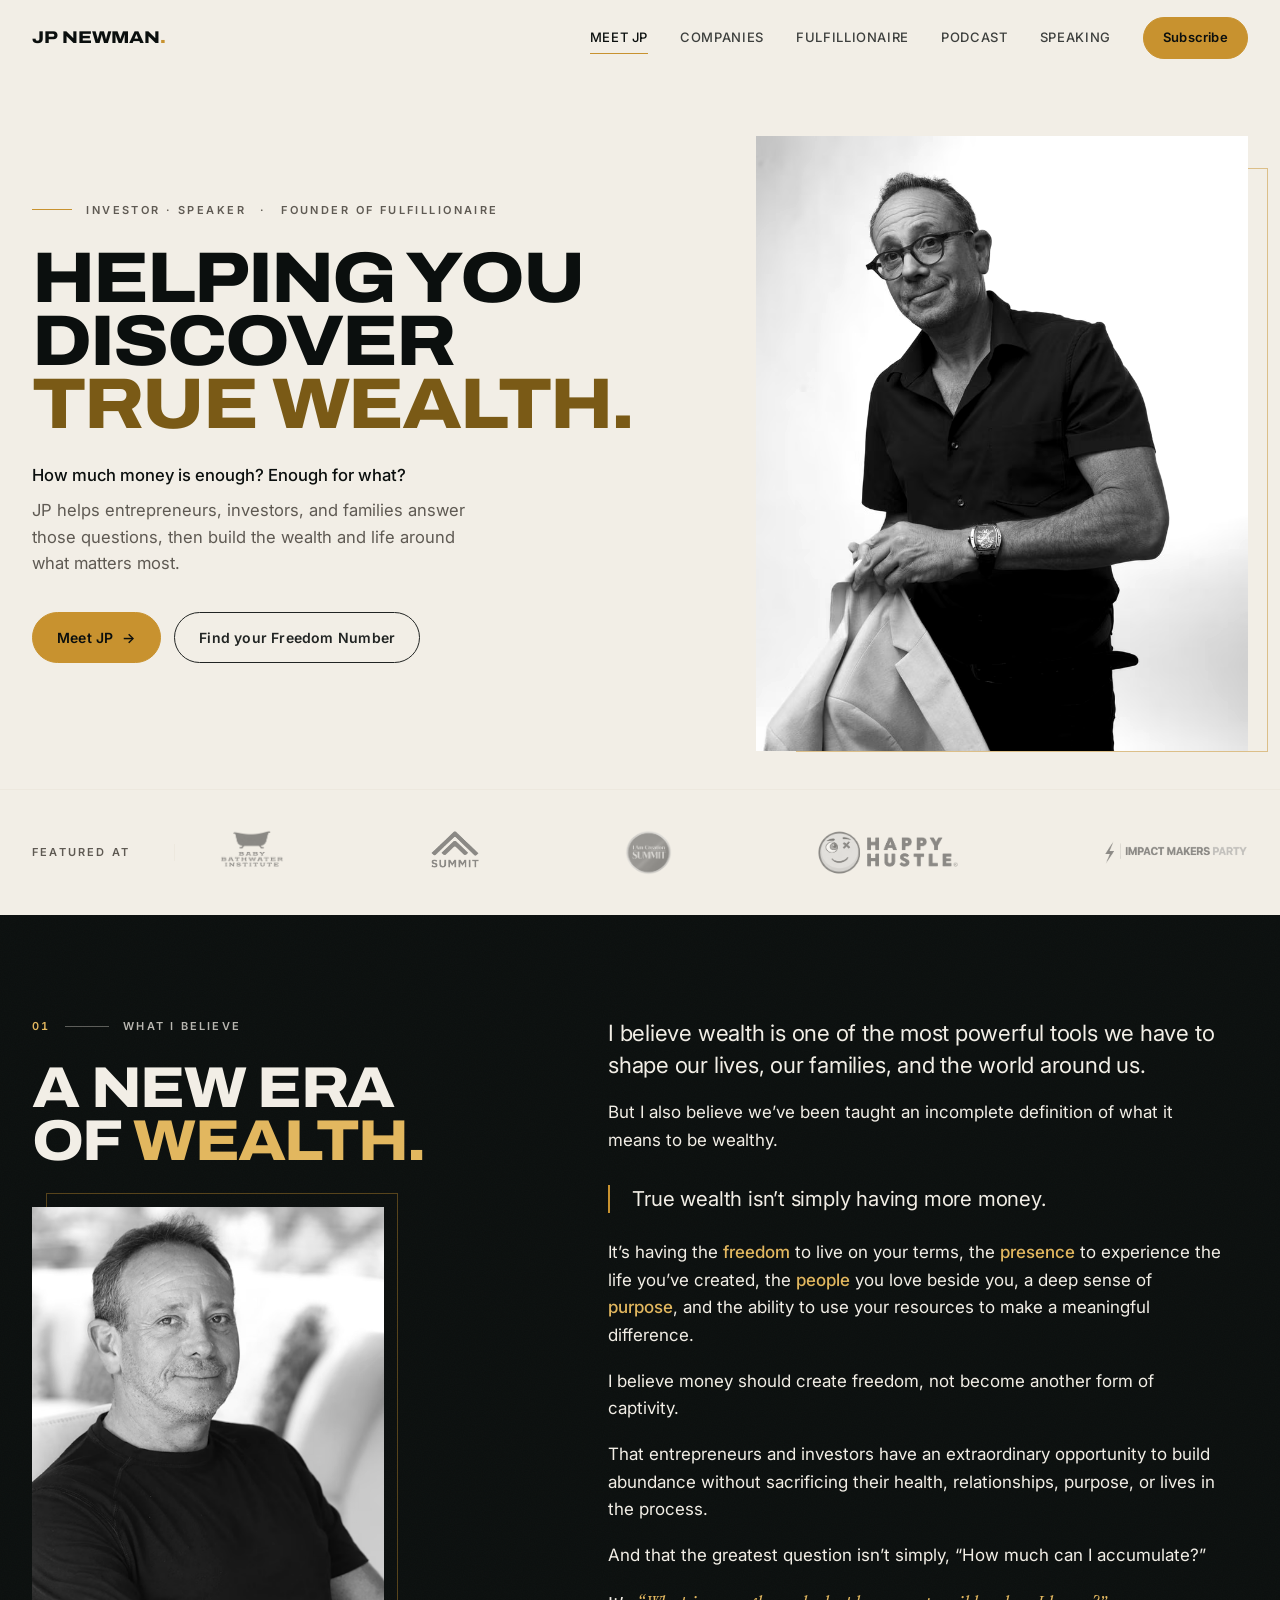
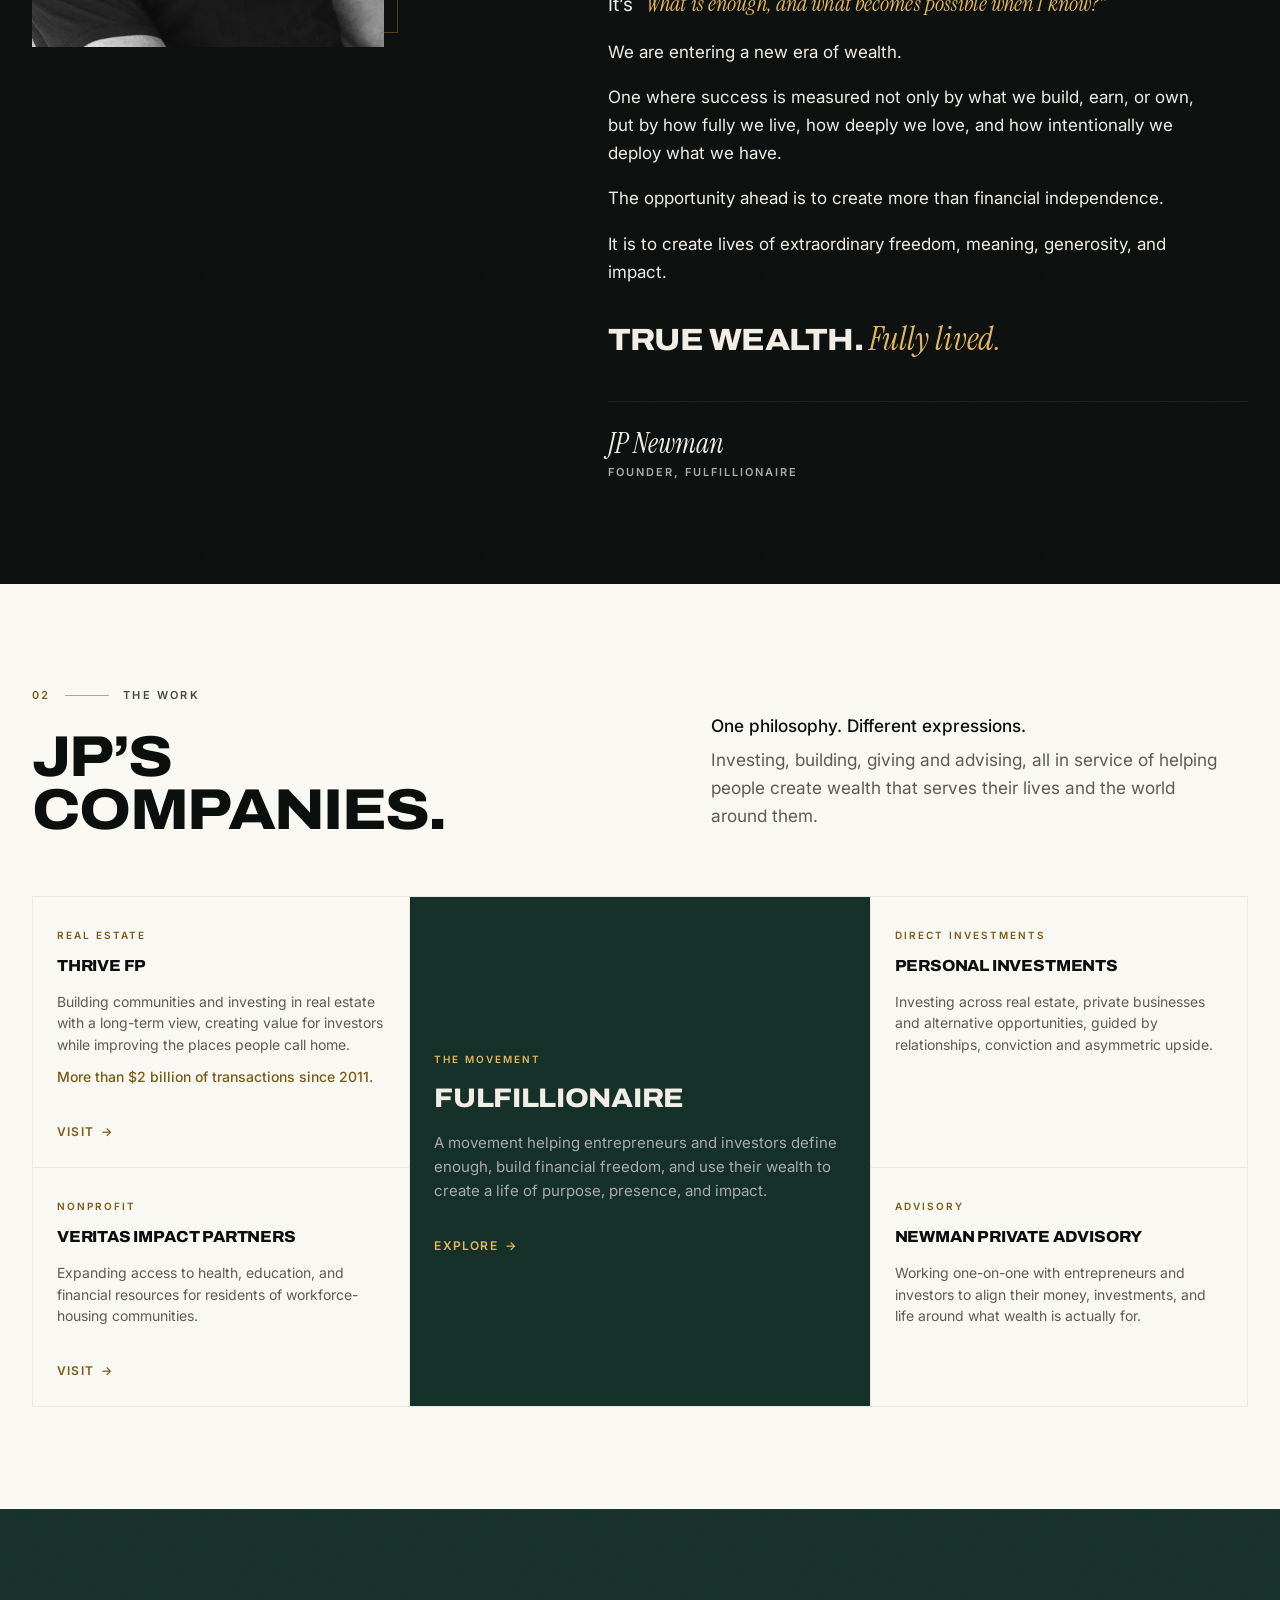
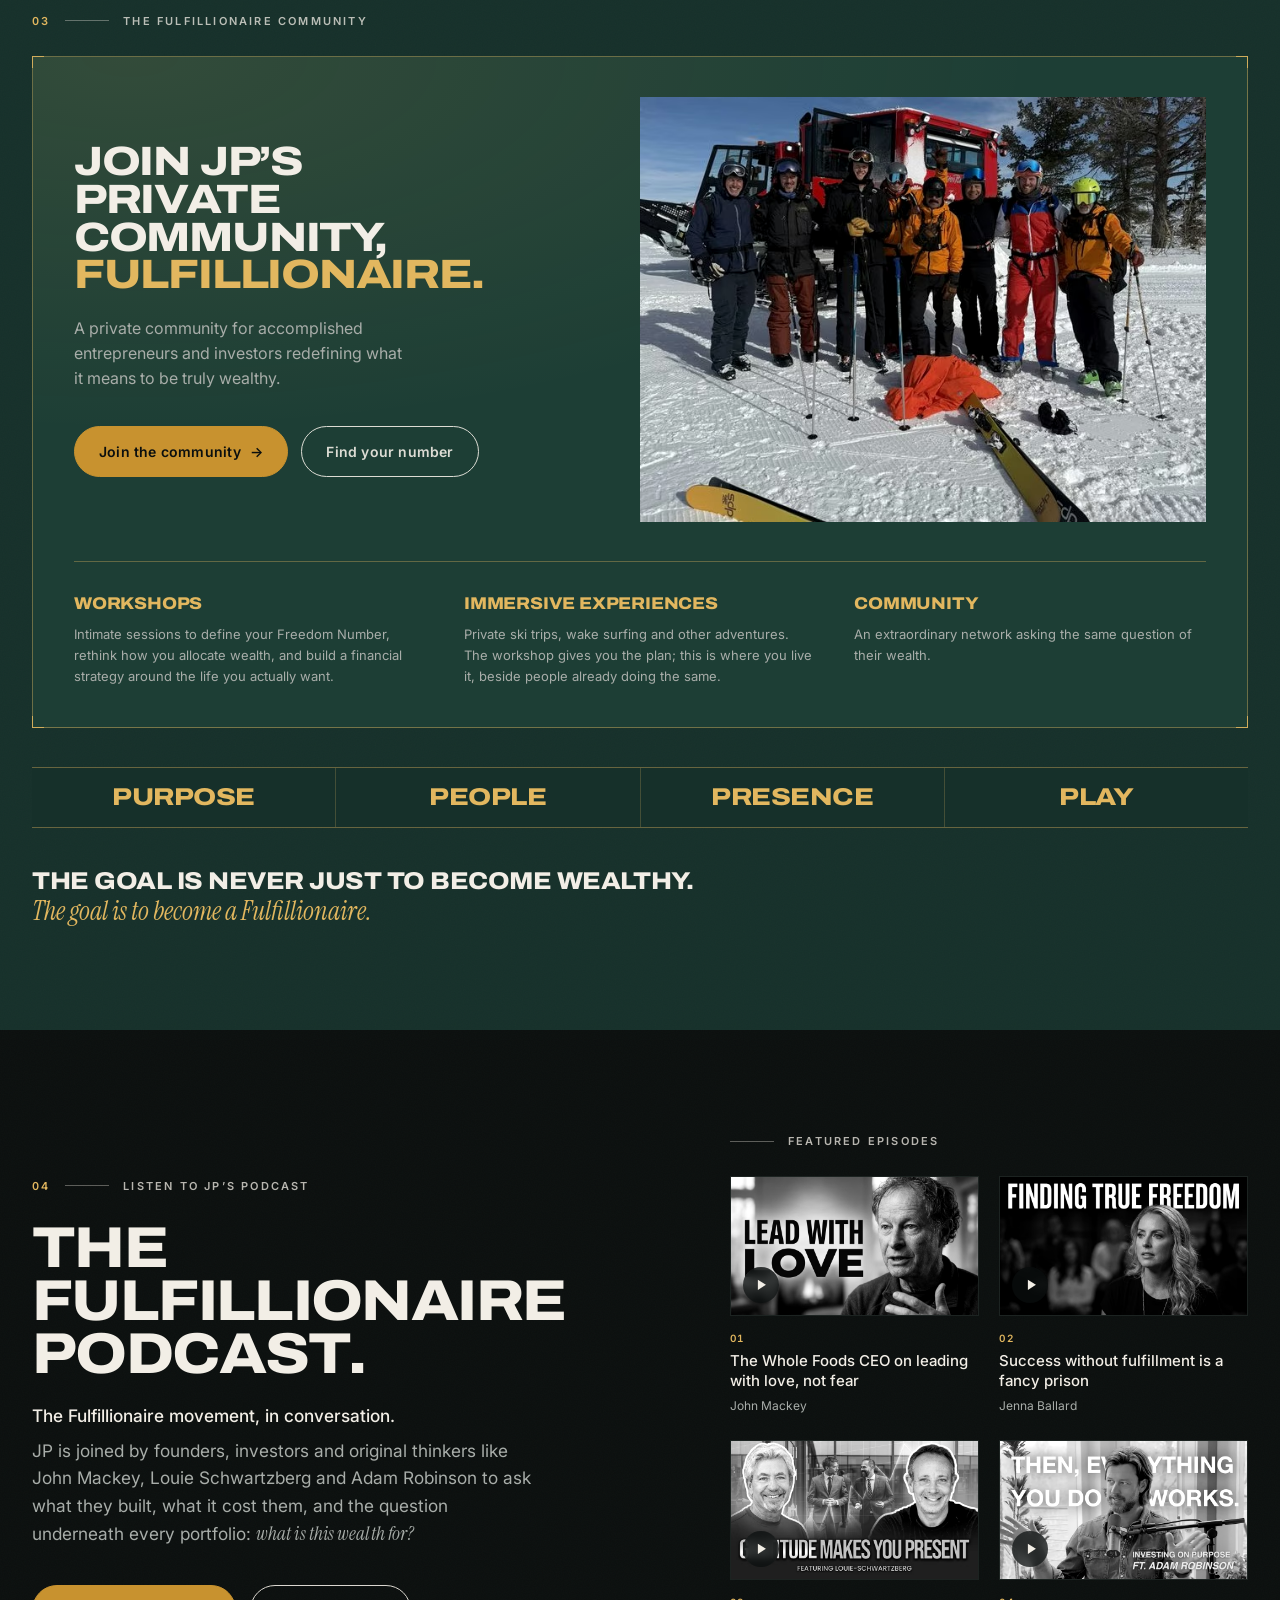
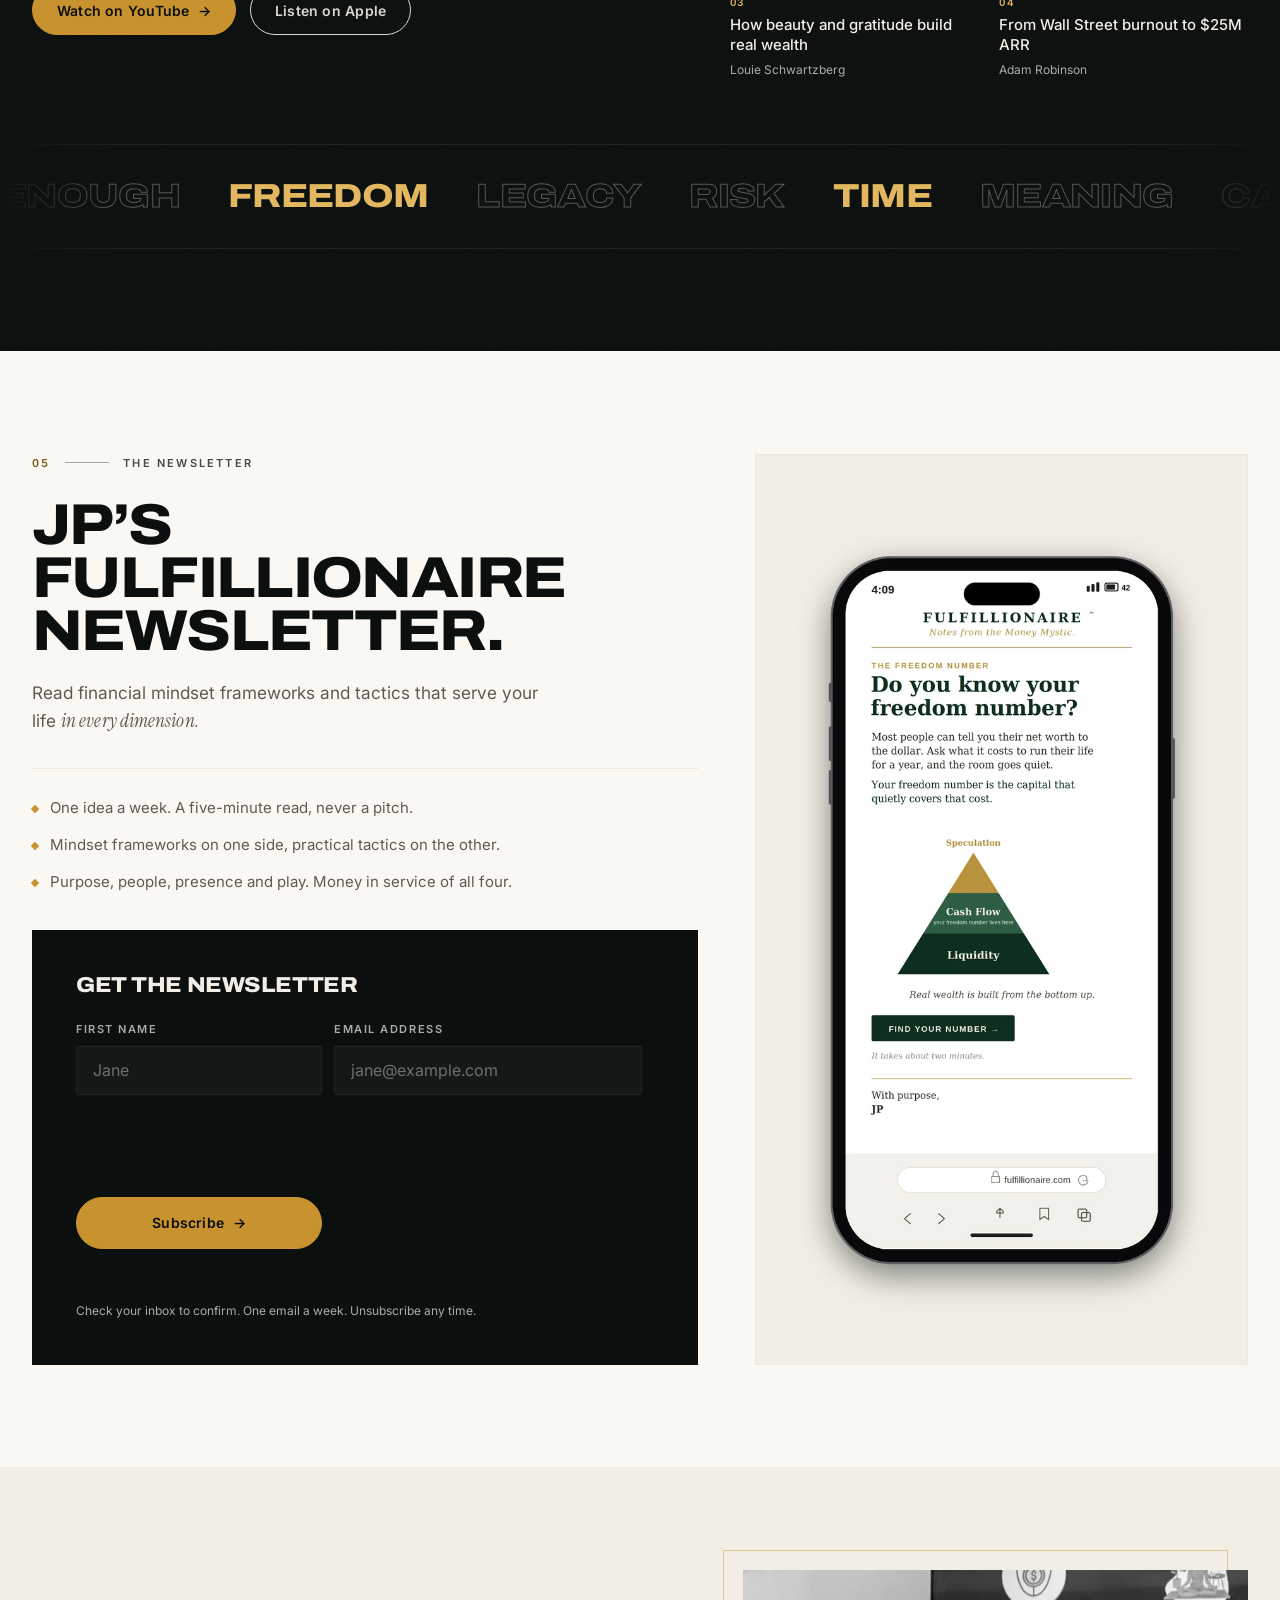
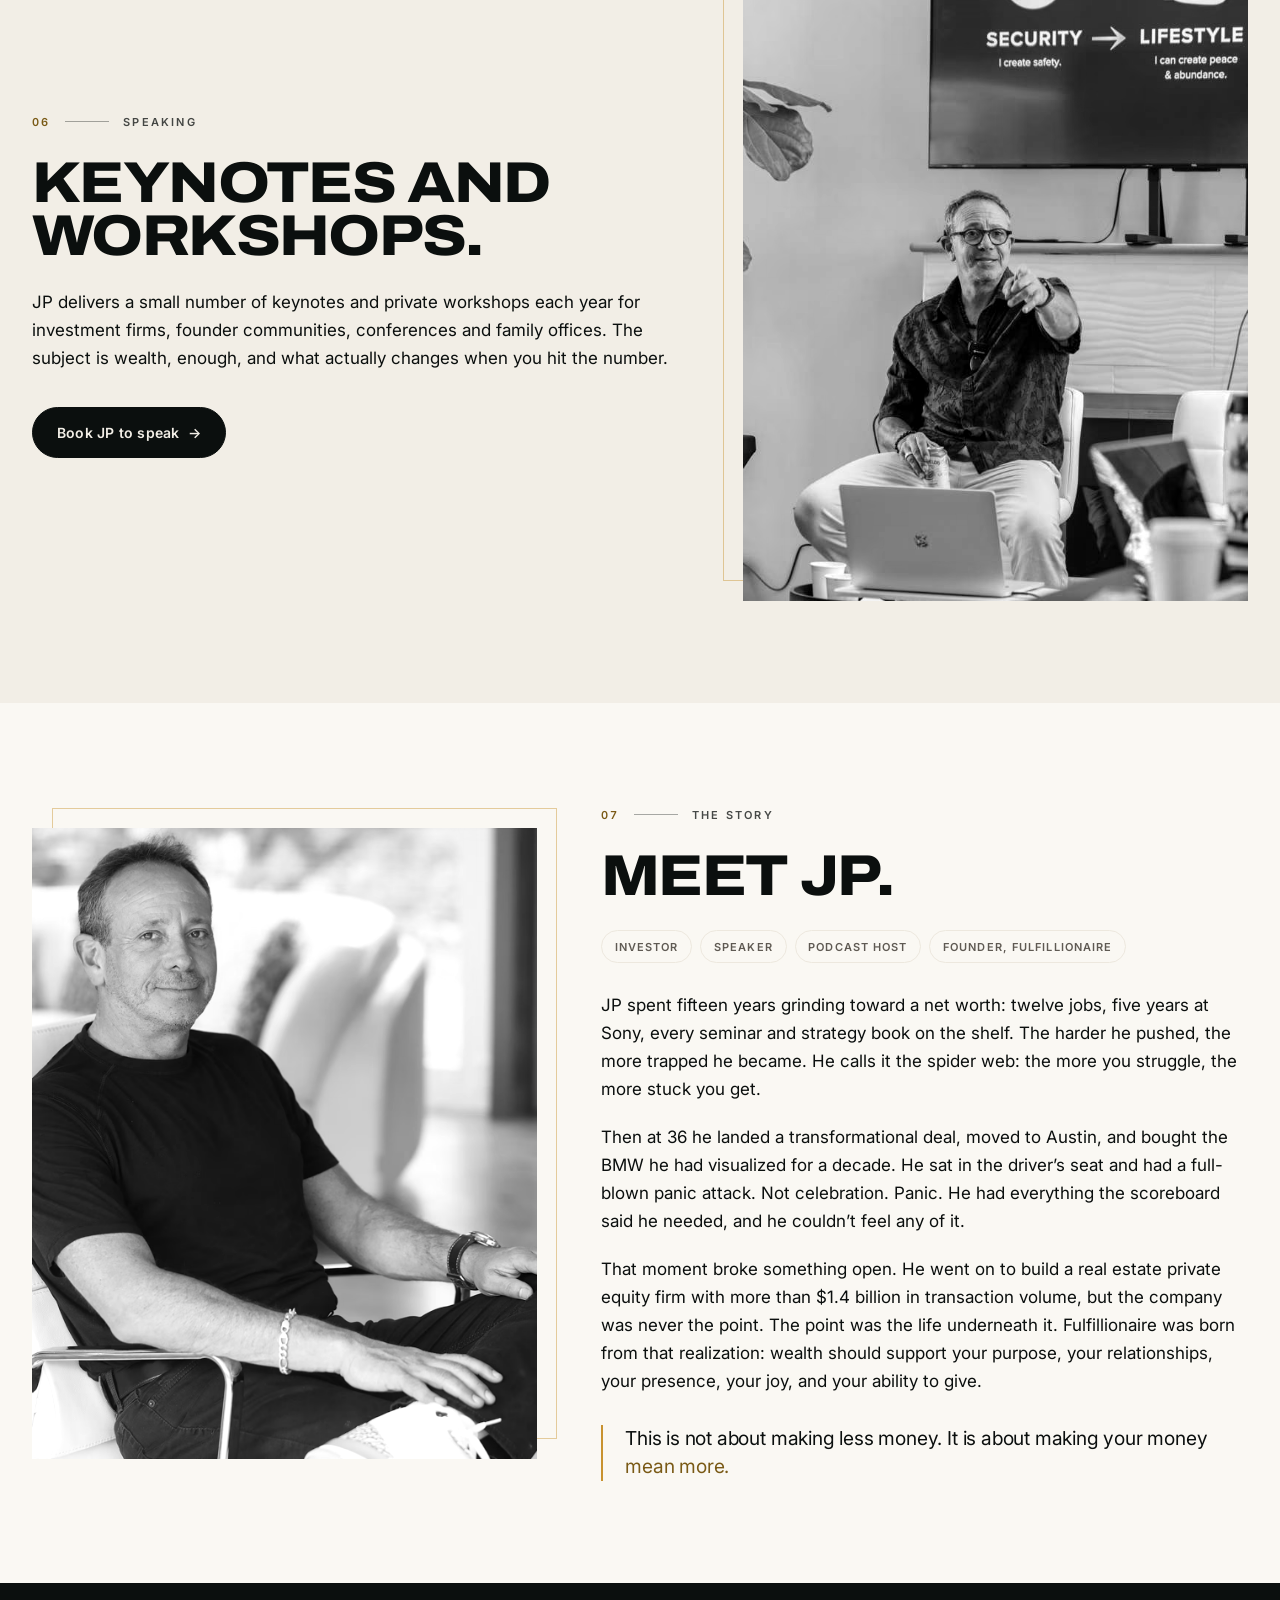
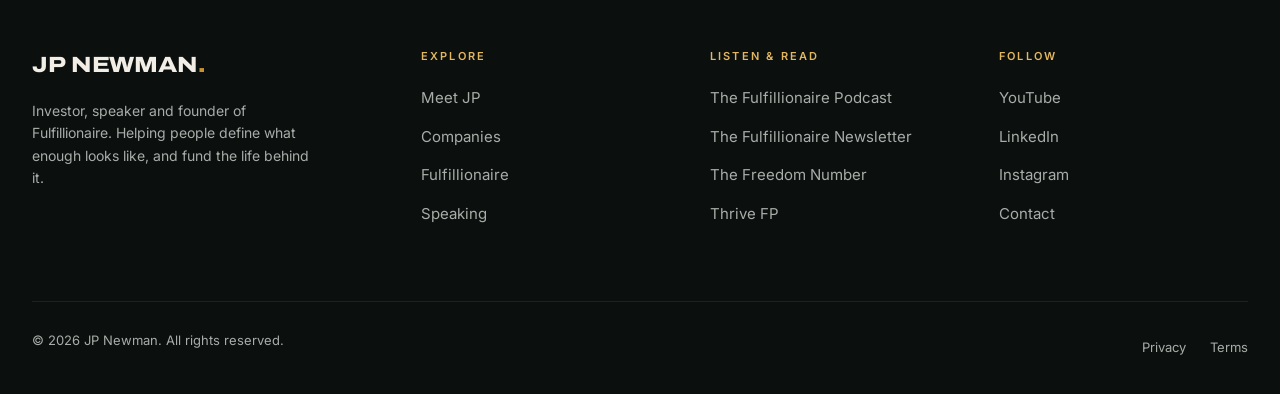
<file: index.html>
<!doctype html>
<html lang="en" class="no-js">
<head>
  <meta charset="utf-8" />
  <meta name="viewport" content="width=device-width, initial-scale=1" />
  <script>document.documentElement.classList.remove('no-js');</script>

  <title>JP Newman | Investor, Speaker, Founder of Fulfillionaire</title>
  <meta name="description" content="How much money is enough? Enough for what? JP Newman helps entrepreneurs, investors, and families answer those questions and build life around what matters most." />
  <link rel="canonical" href="https://jpnewman.com/" />
  <meta name="theme-color" content="#0B0F0E" />

  <meta property="og:type" content="website" />
  <meta property="og:site_name" content="JP Newman" />
  <meta property="og:title" content="JP Newman | Investor, Speaker, Founder of Fulfillionaire" />
  <meta property="og:description" content="How much money is enough? Enough for what? Helping you discover true wealth." />
  <meta property="og:url" content="https://jpnewman.com/" />
  <meta property="og:image" content="https://jpnewman.com/assets/img/og-image.png" />
  <meta property="og:image:width" content="1200" />
  <meta property="og:image:height" content="630" />
  <meta property="og:image:alt" content="JP Newman. Helping you discover true wealth." />

  <meta name="twitter:card" content="summary_large_image" />
  <meta name="twitter:title" content="JP Newman | Investor, Speaker, Founder of Fulfillionaire" />
  <meta name="twitter:description" content="How much money is enough? Enough for what?" />
  <meta name="twitter:image" content="https://jpnewman.com/assets/img/og-image.png" />

  <link rel="icon" href="favicon.svg" type="image/svg+xml" />
  <link rel="icon" href="favicon.ico" sizes="any" />
  <link rel="apple-touch-icon" href="assets/img/apple-touch-icon.png" />
  <link rel="manifest" href="site.webmanifest" />

  <!-- Type: Archivo (variable width — the expanded display face), Inter (body),
       Instrument Serif (italic accents). Swap to self-hosted woff2 before launch
       if you want to drop the third-party request. -->
  <link rel="preconnect" href="https://fonts.googleapis.com" />
  <link rel="preconnect" href="https://fonts.gstatic.com" crossorigin />
  <link rel="stylesheet" href="https://fonts.googleapis.com/css2?family=Archivo:wdth,wght@62..125,400..900&family=Inter:wght@400..700&family=Instrument+Serif:ital@0;1&display=swap" />

  <link rel="stylesheet" href="assets/css/styles.css?v=2026111104" />

  <!-- Cloudflare Turnstile, same widget as fulfillionaire.com. -->
  <script src="https://challenges.cloudflare.com/turnstile/v0/api.js" async defer></script>

  <script type="application/ld+json">
{
  "@context": "https://schema.org",
  "@type": "Person",
  "name": "JP Newman",
  "url": "https://jpnewman.com/",
  "jobTitle": "Investor, Speaker and Founder",
  "description": "Investor, speaker and founder of Fulfillionaire, a body of work about defining what enough looks like and using wealth in service of a meaningful life.",
  "worksFor": {
    "@type": "Organization",
    "name": "Thrive FP",
    "url": "https://thrivefp.com"
  },
  "knowsAbout": [
    "Wealth",
    "Real estate investing",
    "Financial freedom",
    "Fulfillionaire",
    "The Freedom Number"
  ],
  "image": "https://jpnewman.com/assets/img/og-image.png",
  "sameAs": [
    "https://www.linkedin.com/in/jp-newman-45a1ba/",
    "https://www.instagram.com/jpnewman_/",
    "https://www.youtube.com/@fulfillionaire",
    "https://podcasts.apple.com/us/podcast/the-fulfillionaire-podcast-with-jp-newman/id1617163709",
    "https://fulfillionaire.com/",
    "https://thrivefp.com"
  ]
}
  </script>

  <!--
    ===================== OPEN ITEMS — search "TODO:" ======================
    Real, verified facts are used where available. Everything marked TODO is a
    placeholder and must be confirmed or replaced before launch.
    ======================================================================== -->
</head>

<body>
  <a class="skip-link" href="#main">Skip to content</a>

  <!-- =========================== NAV =========================== -->
  <header class="nav" id="nav">
    <div class="container nav__inner">
      <a class="wordmark" href="#top" aria-label="JP Newman, home">JP Newman<span class="dot">.</span></a>

      <nav class="nav__links" aria-label="Primary">
        <a class="nav__link" href="#about">Meet JP</a>
        <a class="nav__link" href="#work">Companies</a>
        <a class="nav__link" href="#fulfillionaire">Fulfillionaire</a>
        <a class="nav__link" href="#podcast">Podcast</a>
        <a class="nav__link" href="#speaking">Speaking</a>
        <a class="btn btn--brass nav__cta" href="#newsletter">Subscribe</a>
      </nav>

      <button class="nav__toggle" id="nav-toggle" aria-expanded="false" aria-controls="nav-drawer" aria-label="Open menu">
        <span aria-hidden="true"></span>
      </button>
    </div>

    <div class="nav__drawer" id="nav-drawer">
      <a href="#about">Meet JP</a>
      <a href="#work">Companies</a>
      <a href="#fulfillionaire">Fulfillionaire</a>
      <a href="#podcast">Podcast</a>
      <a href="#newsletter">Newsletter</a>
      <a href="#speaking">Speaking</a>
      <a class="btn btn--brass" href="#newsletter">Subscribe</a>
    </div>
  </header>

  <main id="main">
    <span id="top"></span>

    <!-- =========================== HERO =========================== -->
    <section class="hero" aria-labelledby="hero-h1">
      <div class="container hero__grid">
        <div class="hero__copy">
          <!-- Split so the phone break is chosen, not left to the wrap: the middot
               separator is dropped below 640px and each part becomes its own line. -->
          <p class="hero__eyebrow"><span class="hero__eyebrow-part">Investor &middot; Speaker</span><span class="hero__eyebrow-sep" aria-hidden="true"> &middot; </span><span class="hero__eyebrow-part">Founder of Fulfillionaire</span></p>

          <h1 class="d1" id="hero-h1">
            <span class="line">Helping you</span>
            <span class="line">discover</span>
            <span class="line accent">true wealth.</span>
          </h1>

          <p class="hero__sub">
            <span class="hero__q">How much money is enough? Enough for what?</span>
            JP helps entrepreneurs, investors, and families answer those questions, then
            build the wealth and life around what matters most.
          </p>

          <div class="actions">
            <a class="btn btn--brass" href="#about">Meet JP <span class="arw" aria-hidden="true">&rarr;</span></a>
            <!-- TODO: confirm the Freedom Number calculator URL -->
            <a class="btn btn--ghost" href="https://fulfillionaire.com/freedomnumber/"
               target="_blank" rel="noopener noreferrer" data-event="Freedom Number Click">
              Find your Freedom Number
            </a>
          </div>
        </div>

        <figure class="hero__portrait">
          <picture>
            <source srcset="assets/img/jp-portrait.avif" type="image/avif" />
            <source srcset="assets/img/jp-portrait.webp" type="image/webp" />
            <img src="assets/img/jp-portrait.jpg" width="800" height="1000"
                 alt="JP Newman" fetchpriority="high" decoding="async" />
          </picture>
        </figure>
      </div>

      <!-- Speaking-stage logo wall: the credibility bar, directly under the hero.
           Logos vary from square to 6:1, so they are normalised optically rather
           than by a fixed box — max-height AND max-width together let each shape
           find its own size while holding similar visual weight.
           To add one: drop the file in /assets/img/logos and copy a <li>. -->
      <div class="strip">
        <div class="container strip__inner">
          <p class="strip__label">Featured at</p>
          <ul class="logowall">
            <li class="logowall__slot">
              <picture>
                <source srcset="assets/img/logos/baby-bathwater-institute.webp" type="image/webp" />
                <img src="assets/img/logos/baby-bathwater-institute.png" width="563" height="408"
                     alt="Baby Bathwater Institute" loading="lazy" decoding="async" />
              </picture>
            </li>
            <li class="logowall__slot">
              <picture>
                <source srcset="assets/img/logos/summit.webp" type="image/webp" />
                <img src="assets/img/logos/summit.png" width="396" height="368"
                     alt="Summit" loading="lazy" decoding="async" />
              </picture>
            </li>
            <li class="logowall__slot">
              <picture>
                <source srcset="assets/img/logos/i-am-creation-summit.webp" type="image/webp" />
                <img src="assets/img/logos/i-am-creation-summit.png" width="427" height="425"
                     alt="I Am Creation Summit" loading="lazy" decoding="async" />
              </picture>
            </li>
            <li class="logowall__slot">
              <picture>
                <source srcset="assets/img/logos/happy-hustle.webp" type="image/webp" />
                <img src="assets/img/logos/happy-hustle.png" width="730" height="238"
                     alt="Happy Hustle" loading="lazy" decoding="async" />
              </picture>
            </li>
            <li class="logowall__slot">
              <picture>
                <source srcset="assets/img/logos/impact-makers-party.webp" type="image/webp" />
                <img src="assets/img/logos/impact-makers-party.png" width="869" height="150"
                     alt="Impact Makers Party" loading="lazy" decoding="async" />
              </picture>
            </li>
          </ul>
        </div>
      </div>
    </section>

    <!-- ====================== 01 — BELIEF ====================== -->
    <section class="band on-ink" id="belief" aria-labelledby="belief-h">
      <div class="container belief__grid">
        <!-- Sticky on desktop: the statement rides alongside the whole scroll. -->
        <div class="belief__aside reveal">
          <p class="index">
            <span class="index__num">01</span>
            <span class="index__rule" aria-hidden="true"></span>
            <span class="index__label">What I believe</span>
          </p>
          <h2 class="d2" id="belief-h">A new era<br />of <span class="accent">wealth.</span></h2>
          <figure class="belief__figure">
            <picture>
              <source srcset="assets/img/belief.avif" type="image/avif" />
              <source srcset="assets/img/belief.webp" type="image/webp" />
              <img src="assets/img/belief.jpg" width="1000" height="1250"
                   alt="JP Newman" loading="lazy" decoding="async" />
            </picture>
          </figure>
        </div>

        <div class="reveal">
          <div class="belief__body">
            <p class="belief__lead">I believe wealth is one of the most powerful tools we have to
              shape our lives, our families, and the world around us.</p>

            <p>But I also believe we’ve been taught an incomplete definition of what it means
              to be wealthy.</p>

            <p class="belief__turn">True wealth isn’t simply having more money.</p>

            <!-- The dimensions are named here in passing, then formalised in section 03. -->
            <p>It’s having the <span class="k">freedom</span> to live on your terms, the
              <span class="k">presence</span> to experience the life you’ve created, the
              <span class="k">people</span> you love beside you, a deep sense of
              <span class="k">purpose</span>, and the ability to use your resources to make a
              meaningful difference.</p>

            <p>I believe money should create freedom, not become another form of captivity.</p>

            <p>That entrepreneurs and investors have an extraordinary opportunity to build
              abundance without sacrificing their health, relationships, purpose, or lives in
              the process.</p>

            <p>And that the greatest question isn’t simply, “How much can I accumulate?”</p>

            <p class="belief__q">It’s <span class="serif-em">“What is enough, and what becomes
              possible when I know?”</span></p>

            <p>We are entering a new era of wealth.</p>

            <p>One where success is measured not only by what we build, earn, or own, but by how
              fully we live, how deeply we love, and how intentionally we deploy what we have.</p>

            <p>The opportunity ahead is to create more than financial independence.</p>

            <p>It is to create lives of extraordinary freedom, meaning, generosity, and impact.</p>

            <p class="belief__close">True wealth. <span class="serif-em">Fully lived.</span></p>
          </div>

          <div class="sig">
            <span class="sig__name">JP Newman</span>
            <span class="sig__role">Founder, Fulfillionaire</span>
          </div>
        </div>
      </div>
    </section>

    <!-- ===================== 02 — THE WORK =====================
         Fulfillionaire is the organising idea, so it holds the centre of the
         grid and the other four sit around it as expressions of it. Card order
         in the DOM is mission-first; the visual arrangement comes from named
         grid areas, so only the template changes across breakpoints. -->
    <section class="band on-paper" id="work" aria-labelledby="work-h">
      <div class="container">
        <div class="head reveal">
          <div>
            <p class="index">
              <span class="index__num">02</span>
              <span class="index__rule" aria-hidden="true"></span>
              <span class="index__label">The work</span>
            </p>
            <h2 class="d2" id="work-h">JP&rsquo;s<br />companies.</h2>
          </div>
          <p class="lede">
            <span class="lede__lead">One philosophy. Different expressions.</span>
            Investing, building, giving and advising, all in service of helping people
            create wealth that serves their lives and the world around them.
          </p>
        </div>

        <div class="cards cards--portfolio reveal">
          <a class="card card--feature" href="#fulfillionaire">
            <span class="card__eyebrow">The movement</span>
            <h3 class="d3">Fulfillionaire</h3>
            <p>A movement helping entrepreneurs and investors define enough, build
              financial freedom, and use their wealth to create a life of purpose,
              presence, and impact.</p>
            <span class="card__more">Explore <span class="arw" aria-hidden="true">&rarr;</span></span>
          </a>

          <a class="card" href="https://thrivefp.com" target="_blank" rel="noopener noreferrer">
            <span class="card__eyebrow">Real estate</span>
            <h3 class="d3">Thrive FP</h3>
            <p>Building communities and investing in real estate with a long-term view,
              creating value for investors while improving the places people call home.
              <!-- TODO: confirm figure and wording -->
              <span class="card__stat">More than $2 billion of transactions since 2011.</span></p>
            <span class="card__more">Visit <span class="arw" aria-hidden="true">&rarr;</span></span>
          </a>

          <a class="card" href="https://veritasimpact.org" target="_blank" rel="noopener noreferrer">
            <span class="card__eyebrow">Nonprofit</span>
            <h3 class="d3">Veritas Impact Partners</h3>
            <p>Expanding access to health, education, and financial resources for
              residents of workforce-housing communities.</p>
            <span class="card__more">Visit <span class="arw" aria-hidden="true">&rarr;</span></span>
          </a>

          <div class="card card--static">
            <span class="card__eyebrow">Direct investments</span>
            <h3 class="d3">Personal Investments</h3>
            <p>Investing across real estate, private businesses and alternative
              opportunities, guided by relationships, conviction and asymmetric upside.</p>
          </div>

          <div class="card card--static">
            <span class="card__eyebrow">Advisory</span>
            <h3 class="d3">Newman Private Advisory</h3>
            <p>Working one-on-one with entrepreneurs and investors to align their money,
              investments, and life around what wealth is actually for.</p>
          </div>
        </div>
      </div>
    </section>

    <!-- ================= 03 — FULFILLIONAIRE (feature) =================
         Deliberately short. This band's only job is the invitation: what it is,
         what you get, one CTA. The longer copy that used to live here is kept in
         the comment at the foot of this section so nothing is lost. -->
    <section class="band on-moss" id="fulfillionaire" aria-labelledby="ful-h">
      <div class="container">
        <p class="index reveal">
          <span class="index__num">03</span>
          <span class="index__rule" aria-hidden="true"></span>
          <span class="index__label">The Fulfillionaire community</span>
        </p>

        <div class="feature reveal">
          <span class="feature__tick feature__tick--tl" aria-hidden="true"></span>
          <span class="feature__tick feature__tick--tr" aria-hidden="true"></span>
          <span class="feature__tick feature__tick--bl" aria-hidden="true"></span>
          <span class="feature__tick feature__tick--br" aria-hidden="true"></span>

          <div class="feature__head">
            <div>
              <h2 class="feature__lockup" id="ful-h">
                Join JP&rsquo;s<br />private<br />community,<br /><span class="accent">Fulfillionaire.</span>
              </h2>

              <p class="ful__lead">A private community for accomplished entrepreneurs and
                investors redefining what it means to be truly wealthy.</p>

              <div class="actions">
                <a class="btn btn--brass" href="https://fulfillionaire.com/workshop"
                   target="_blank" rel="noopener noreferrer" data-event="Join Community Click">
                  Join the community <span class="arw" aria-hidden="true">&rarr;</span>
                </a>
                <a class="btn btn--ghost" href="https://fulfillionaire.com/freedomnumber/"
                   target="_blank" rel="noopener noreferrer" data-event="Freedom Number Click">
                  Find your number
                </a>
              </div>
            </div>

            <figure class="feature__figure">
              <picture>
                <source srcset="assets/img/community.avif" type="image/avif" />
                <source srcset="assets/img/community.webp" type="image/webp" />
                <img src="assets/img/community.jpg" width="672" height="504"
                     alt="Fulfillionaire members on a private ski trip"
                     loading="lazy" decoding="async" />
              </picture>
            </figure>
          </div>

          <!-- TODO: descriptions are PLACEHOLDER copy apart from the ski/wake detail. -->
          <ul class="buckets">
            <li class="bucket">
              <span class="bucket__name">Workshops</span>
              <span class="bucket__def">Intimate sessions to define your Freedom Number,
                rethink how you allocate wealth, and build a financial strategy around the
                life you actually want.</span>
            </li>
            <li class="bucket">
              <span class="bucket__name">Immersive experiences</span>
              <span class="bucket__def">Private ski trips, wake surfing and other adventures.
                The workshop gives you the plan; this is where you live it, beside people
                already doing the same.</span>
            </li>
            <li class="bucket">
              <span class="bucket__name">Community</span>
              <span class="bucket__def">An extraordinary network asking the same question of
                their wealth.</span>
            </li>
          </ul>
        </div>

        <!-- The four dimensions, reduced to the words themselves. The full
             definitions are preserved at the foot of this section. -->
        <ul class="dimwords reveal" aria-label="The four dimensions">
          <li>Purpose</li>
          <li>People</li>
          <li>Presence</li>
          <li>Play</li>
        </ul>

        <p class="ful__close reveal">The goal is never just to become wealthy.<br />
          <span class="serif-em">The goal is to become a Fulfillionaire.</span></p>
      </div>

      <!--
        ============ COPY PARKED HERE, NOT DELETED ============
        Removed from the visible section to cut reading load. Paste back in if wanted.

        Members come together to answer the questions traditional wealth planning
        rarely asks: "How much is enough? What is it all for? And how do I build a
        life as extraordinary as the wealth I've created?"

        This is a room for people who have achieved financial success and are ready
        to turn it into greater freedom, deeper relationships, meaningful purpose,
        unforgettable experiences, and impact that extends far beyond themselves.

        THE FOUR DIMENSIONS (full definitions):
        Purpose  — Your connection to meaning, and your legacy. When your money is
                   aligned with your purpose, every dollar becomes an act of creation.
        People   — Your connection to love: your spouse, your friends, your community,
                   yourself. The dimension where wealth becomes real.
        Presence — Your relationship with time. Saying no to more so you can say yes
                   to what matters. Fully alive in the moment.
        Play     — Joy. Aliveness. Creativity. The dimension most high achievers lose
                   on the way up, and the one that unlocks all the rest.
        =======================================================
      -->
    </section>

    <!-- ====================== 04 — PODCAST ====================== -->
    <section class="band on-ink" id="podcast" aria-labelledby="pod-h">
      <div class="container">
        <div class="pod__grid">
          <div class="reveal">
            <p class="index">
              <span class="index__num">04</span>
              <span class="index__rule" aria-hidden="true"></span>
              <span class="index__label">Listen to JP&rsquo;s podcast</span>
            </p>
            <h2 class="d2" id="pod-h">The Fulfillionaire<br />Podcast.</h2>
            <p class="lede" style="margin-top:1.4rem;">
              <span class="lede__lead">The Fulfillionaire movement, in conversation.</span>
              JP is joined by founders, investors and original thinkers like John Mackey,
              Louie Schwartzberg and Adam Robinson to ask what they built, what it cost them,
              and the question underneath every portfolio:
              <span class="serif-em">what is this wealth for?</span>
            </p>

            <div class="actions">
              <a class="btn btn--brass"
                 href="https://www.youtube.com/@fulfillionaire/videos"
                 target="_blank" rel="noopener noreferrer" data-event="YouTube Click">
                Watch on YouTube <span class="arw" aria-hidden="true">&rarr;</span>
              </a>
              <!-- TODO: confirm Apple Podcasts URL -->
              <a class="btn btn--ghost" href="https://podcasts.apple.com/us/podcast/the-fulfillionaire-podcast-with-jp-newman/id1617163709"
                 target="_blank" rel="noopener noreferrer" data-event="Apple Podcasts Click">
                Listen on Apple
              </a>
            </div>

            <!-- A rating block lived here with an invented 4.9. Removed rather than
                 ship a fabricated number. To restore it with real figures:
                 <div class="rating">
                   <span class="rating__score">4.9</span>
                   <span class="rating__meta">out of 5.0<br />Based on 900+ reviews…</span>
                 </div>  (styles are still in styles.css, section 12) -->

          </div>

          <div class="reveal">
            <p class="index">
              <span class="index__rule" aria-hidden="true"></span>
              <span class="index__label">Featured episodes</span>
            </p>
            <!-- Thumbnails are the channel's own episode artwork, pulled from
                 YouTube and stored locally. Share-tracking ?si= parameters were
                 stripped from the video URLs: they are session tokens tied to
                 whoever copied the link. -->
            <ul class="eps">
              <li><a class="ep" href="https://youtu.be/4UWKQNsIoFo" target="_blank"
                     rel="noopener noreferrer" data-event="Episode Click">
                <span class="ep__thumb">
                  <picture>
                    <source srcset="assets/img/episodes/4UWKQNsIoFo.avif" type="image/avif" />
                    <source srcset="assets/img/episodes/4UWKQNsIoFo.webp" type="image/webp" />
                    <img src="assets/img/episodes/4UWKQNsIoFo.jpg" width="800" height="450"
                         alt="The Whole Foods CEO on leading with love, not fear" loading="lazy" decoding="async" />
                  </picture>
                  <span class="ep__play" aria-hidden="true">
                    <svg viewBox="0 0 24 24" fill="currentColor" focusable="false"><path d="M8 5v14l11-7z"/></svg>
                  </span>
                </span>
                <span class="ep__body">
                  <span class="ep__num">01</span>
                  <span class="ep__title">The Whole Foods CEO on leading with love, not fear</span>
                  <span class="ep__meta">John Mackey</span>
                </span>
              </a></li>
              <li><a class="ep" href="https://youtu.be/0hKlJYNAg48" target="_blank"
                     rel="noopener noreferrer" data-event="Episode Click">
                <span class="ep__thumb">
                  <picture>
                    <source srcset="assets/img/episodes/0hKlJYNAg48.avif" type="image/avif" />
                    <source srcset="assets/img/episodes/0hKlJYNAg48.webp" type="image/webp" />
                    <img src="assets/img/episodes/0hKlJYNAg48.jpg" width="800" height="450"
                         alt="Success without fulfillment is a fancy prison" loading="lazy" decoding="async" />
                  </picture>
                  <span class="ep__play" aria-hidden="true">
                    <svg viewBox="0 0 24 24" fill="currentColor" focusable="false"><path d="M8 5v14l11-7z"/></svg>
                  </span>
                </span>
                <span class="ep__body">
                  <span class="ep__num">02</span>
                  <span class="ep__title">Success without fulfillment is a fancy prison</span>
                  <span class="ep__meta">Jenna Ballard</span>
                </span>
              </a></li>
              <li><a class="ep" href="https://youtu.be/T2QxgKPNb2Y" target="_blank"
                     rel="noopener noreferrer" data-event="Episode Click">
                <span class="ep__thumb">
                  <picture>
                    <source srcset="assets/img/episodes/T2QxgKPNb2Y.avif" type="image/avif" />
                    <source srcset="assets/img/episodes/T2QxgKPNb2Y.webp" type="image/webp" />
                    <img src="assets/img/episodes/T2QxgKPNb2Y.jpg" width="800" height="450"
                         alt="How beauty and gratitude build real wealth" loading="lazy" decoding="async" />
                  </picture>
                  <span class="ep__play" aria-hidden="true">
                    <svg viewBox="0 0 24 24" fill="currentColor" focusable="false"><path d="M8 5v14l11-7z"/></svg>
                  </span>
                </span>
                <span class="ep__body">
                  <span class="ep__num">03</span>
                  <span class="ep__title">How beauty and gratitude build real wealth</span>
                  <span class="ep__meta">Louie Schwartzberg</span>
                </span>
              </a></li>
              <li><a class="ep" href="https://youtu.be/nlYmNK1FbnA" target="_blank"
                     rel="noopener noreferrer" data-event="Episode Click">
                <span class="ep__thumb">
                  <picture>
                    <source srcset="assets/img/episodes/nlYmNK1FbnA.avif" type="image/avif" />
                    <source srcset="assets/img/episodes/nlYmNK1FbnA.webp" type="image/webp" />
                    <img src="assets/img/episodes/nlYmNK1FbnA.jpg" width="800" height="450"
                         alt="From Wall Street burnout to $25M ARR" loading="lazy" decoding="async" />
                  </picture>
                  <span class="ep__play" aria-hidden="true">
                    <svg viewBox="0 0 24 24" fill="currentColor" focusable="false"><path d="M8 5v14l11-7z"/></svg>
                  </span>
                </span>
                <span class="ep__body">
                  <span class="ep__num">04</span>
                  <span class="ep__title">From Wall Street burnout to $25M ARR</span>
                  <span class="ep__meta">Adam Robinson</span>
                </span>
              </a></li>
            </ul>
          </div>
        </div>
      </div>

      <!-- Topic marquee: the recurring themes of the show -->
      <div class="marquee" aria-hidden="true">
        <div class="marquee__track">
          <span>Enough</span><span class="hot">Freedom</span><span>Legacy</span><span>Risk</span>
          <span class="hot">Time</span><span>Meaning</span><span>Capital</span><span class="hot">Family</span>
          <span>Purpose</span><span>Stewardship</span>
          <span>Enough</span><span class="hot">Freedom</span><span>Legacy</span><span>Risk</span>
          <span class="hot">Time</span><span>Meaning</span><span>Capital</span><span class="hot">Family</span>
          <span>Purpose</span><span>Stewardship</span>
        </div>
      </div>
    </section>

    <!-- ==================== 05 — NEWSLETTER ==================== -->
    <section class="band on-paper" id="newsletter" aria-labelledby="news-h">
      <div class="container news__grid">
        <div class="reveal">
          <p class="index">
            <span class="index__num">05</span>
            <span class="index__rule" aria-hidden="true"></span>
            <span class="index__label">The newsletter</span>
          </p>
          <h2 class="d2" id="news-h">JP&rsquo;s<br />Fulfillionaire<br />Newsletter.</h2>
          <p class="lede" style="margin-top:1.4rem;">
            Read financial mindset frameworks and tactics that serve your life
            <span class="serif-em">in every dimension.</span>
          </p>

          <ul class="proof">
            <li>One idea a week. A five-minute read, never a pitch.</li>
            <li>Mindset frameworks on one side, practical tactics on the other.</li>
            <li>Purpose, people, presence and play. Money in service of all four.</li>
          </ul>

          <div class="form form--inline">
            <h3 class="form__title">Get the newsletter</h3>
            <form id="newsletter-form" novalidate>
              <div class="hp" aria-hidden="true">
                <label for="company">Company</label>
                <input type="text" id="company" name="company" tabindex="-1" autocomplete="off" />
              </div>

              <div class="field" id="f-first">
                <label for="first_name">First name</label>
                <input type="text" id="first_name" name="first_name" autocomplete="given-name"
                       placeholder="Jane" required aria-describedby="err-first" />
                <span class="error" id="err-first">Please enter your first name.</span>
              </div>

              <div class="field" id="f-email">
                <label for="email">Email address</label>
                <input type="email" id="email" name="email" autocomplete="email" inputmode="email"
                       placeholder="jane@example.com" required aria-describedby="err-email" />
                <span class="error" id="err-email">Please enter a valid email address.</span>
              </div>

              <div class="cf-turnstile" id="nl-turnstile"
                   data-sitekey="0x4AAAAAAEbyjqgotwk3KByF" data-theme="dark"></div>

              <button type="submit" class="btn btn--brass" id="nl-submit" data-event="Newsletter Opt-in">
                Subscribe <span class="arw" aria-hidden="true">&rarr;</span>
              </button>

              <p class="form__status" id="form-status" role="status" aria-live="polite"></p>
              <p class="form__note">Check your inbox to confirm. One email a week. Unsubscribe any time.</p>
            </form>
          </div>
        </div>

        <!-- The newsletter as it actually arrives. Full colour: its masthead is
             forest green and gold, which is already the site palette. Cropped so
             the phone bleeds off the bottom of the band — the lower third of the
             mockup is browser chrome, and the screen is what matters. -->
        <figure class="news__phone reveal">
          <picture>
            <source srcset="assets/img/newsletter-phone.webp" type="image/webp" />
            <img src="assets/img/newsletter-phone.png" width="700" height="1277"
                 alt="The Fulfillionaire newsletter on a phone"
                 loading="lazy" decoding="async" />
          </picture>
        </figure>
      </div>
    </section>

    <!-- ==================== 06 — SPEAKING ==================== -->
    <section class="band on-bone" id="speaking" aria-labelledby="spk-h">
      <div class="container speaking__grid">
        <div class="reveal">
          <p class="index">
            <span class="index__num">06</span>
            <span class="index__rule" aria-hidden="true"></span>
            <span class="index__label">Speaking</span>
          </p>
          <h2 class="d2" id="spk-h">Keynotes and<br />workshops.</h2>

          <div class="measure" style="margin-top:1.6rem;">
            <p>JP delivers a small number of keynotes and private workshops each year for
              investment firms, founder communities, conferences and family offices. The
              subject is wealth, enough, and what actually changes when you hit the number.</p>
          </div>

          <div class="actions">
            <a class="btn btn--ink"
               href="mailto:info@fulfillionaire.com?subject=Speaking%20enquiry%20for%20JP%20Newman&body=Hi%20JP%2C%0D%0A%0D%0AI%20would%20like%20to%20enquire%20about%20having%20you%20speak.%0D%0A%0D%0AEvent%3A%0D%0ADate%3A%0D%0ALocation%3A%0D%0AAudience%20and%20approximate%20size%3A%0D%0AFormat%20%28keynote%2C%20workshop%2C%20panel%29%3A%0D%0ABudget%3A%0D%0A%0D%0AA%20little%20about%20us%3A%0D%0A%0D%0A%0D%0AThank%20you%2C%0D%0A"
               data-event="Speaking Enquiry">Book JP to speak <span class="arw" aria-hidden="true">&rarr;</span></a>
          </div>
        </div>

        <figure class="speaking__figure reveal">
          <picture>
            <source srcset="assets/img/speaking.avif" type="image/avif" />
            <source srcset="assets/img/speaking.webp" type="image/webp" />
            <img src="assets/img/speaking.jpg" width="683" height="854"
                 alt="JP Newman speaking at a workshop" loading="lazy" decoding="async" />
          </picture>
        </figure>
      </div>
    </section>

    <!-- ==================== 07 — ABOUT ==================== -->
    <section class="band on-paper" id="about" aria-labelledby="abt-h">
      <div class="container about__grid">
        <figure class="about__portrait reveal">
          <picture>
            <source srcset="assets/img/about.avif" type="image/avif" />
            <source srcset="assets/img/about.webp" type="image/webp" />
            <img src="assets/img/about.jpg" width="1200" height="1500"
                 alt="JP Newman" loading="lazy" decoding="async" />
          </picture>
        </figure>

        <div class="reveal">
          <p class="index">
            <span class="index__num">07</span>
            <span class="index__rule" aria-hidden="true"></span>
            <span class="index__label">The story</span>
          </p>
          <h2 class="d2" id="abt-h">Meet JP.</h2>

          <div class="creds" style="margin-top:1.75rem;">
            <span class="cred">Investor</span>
            <span class="cred">Speaker</span>
            <span class="cred">Podcast host</span>
            <span class="cred">Founder, Fulfillionaire</span>
          </div>

          <div class="measure">
            <p>JP spent fifteen years grinding toward a net worth: twelve jobs, five years
              at Sony, every seminar and strategy book on the shelf. The harder he pushed,
              the more trapped he became. He calls it the spider web: the more you struggle,
              the more stuck you get.</p>

            <p>Then at 36 he landed a transformational deal, moved to Austin, and bought the
              BMW he had visualized for a decade. He sat in the driver&rsquo;s seat and had a
              full-blown panic attack. Not celebration. Panic. He had everything the
              scoreboard said he needed, and he couldn&rsquo;t feel any of it.</p>

            <p>That moment broke something open. He went on to build a real estate private
              equity firm with more than $1.4 billion in transaction volume,
              <!-- TODO: this conflicts with the "$2 billion" figure on the Thrive FP card -->
              but the company was never the point. The point was the life underneath it.
              Fulfillionaire was born from that realization: wealth should support your
              purpose, your relationships, your presence, your joy, and your ability to give.</p>

            <p class="about__close">This is not about making less money. It is about making
              your money <span class="accent">mean more.</span></p>
          </div>

        </div>
      </div>
    </section>

  </main>

  <!-- =========================== FOOTER =========================== -->
  <footer class="footer">
    <div class="container">
      <div class="footer__grid">
        <div class="footer__brand">
          <span class="wordmark">JP Newman<span class="dot">.</span></span>
          <p class="footer__blurb">Investor, speaker and founder of Fulfillionaire.
            Helping people define what enough looks like, and fund the life behind it.</p>
        </div>

        <div class="footer__col">
          <h4>Explore</h4>
          <ul>
            <li><a href="#about">Meet JP</a></li>
            <li><a href="#work">Companies</a></li>
            <li><a href="#fulfillionaire">Fulfillionaire</a></li>
            <li><a href="#speaking">Speaking</a></li>
          </ul>
        </div>

        <div class="footer__col">
          <h4>Listen &amp; read</h4>
          <ul>
            <li><a href="#podcast">The Fulfillionaire Podcast</a></li>
            <li><a href="#newsletter">The Fulfillionaire Newsletter</a></li>
            <li><a href="https://fulfillionaire.com/freedomnumber/" target="_blank" rel="noopener noreferrer">The Freedom Number</a></li>
            <li><a href="https://thrivefp.com" target="_blank" rel="noopener noreferrer">Thrive FP</a></li>
          </ul>
        </div>

        <div class="footer__col">
          <h4>Follow</h4>
          <ul>
            <!-- TODO: confirm all social URLs -->
            <li><a href="https://www.youtube.com/@fulfillionaire" target="_blank" rel="noopener noreferrer">YouTube</a></li>
            <li><a href="https://www.linkedin.com/in/jp-newman-45a1ba/" target="_blank" rel="noopener noreferrer">LinkedIn</a></li>
            <li><a href="https://www.instagram.com/jpnewman_/" target="_blank" rel="noopener noreferrer">Instagram</a></li>
            <li><a href="mailto:info@fulfillionaire.com">Contact</a></li><!-- TODO: confirm address -->
          </ul>
        </div>
      </div>

      <div class="footer__base">
        <p>&copy; <span id="year">2026</span> JP Newman. All rights reserved.</p>
        <ul>
          <li><a href="privacy/">Privacy</a></li><!-- TODO: create page -->
          <li><a href="terms/">Terms</a></li><!-- TODO: create page -->
        </ul>
      </div>
    </div>
  </footer>

  <script src="assets/js/main.js?v=2026111104" defer></script>
</body>
</html>
</file>
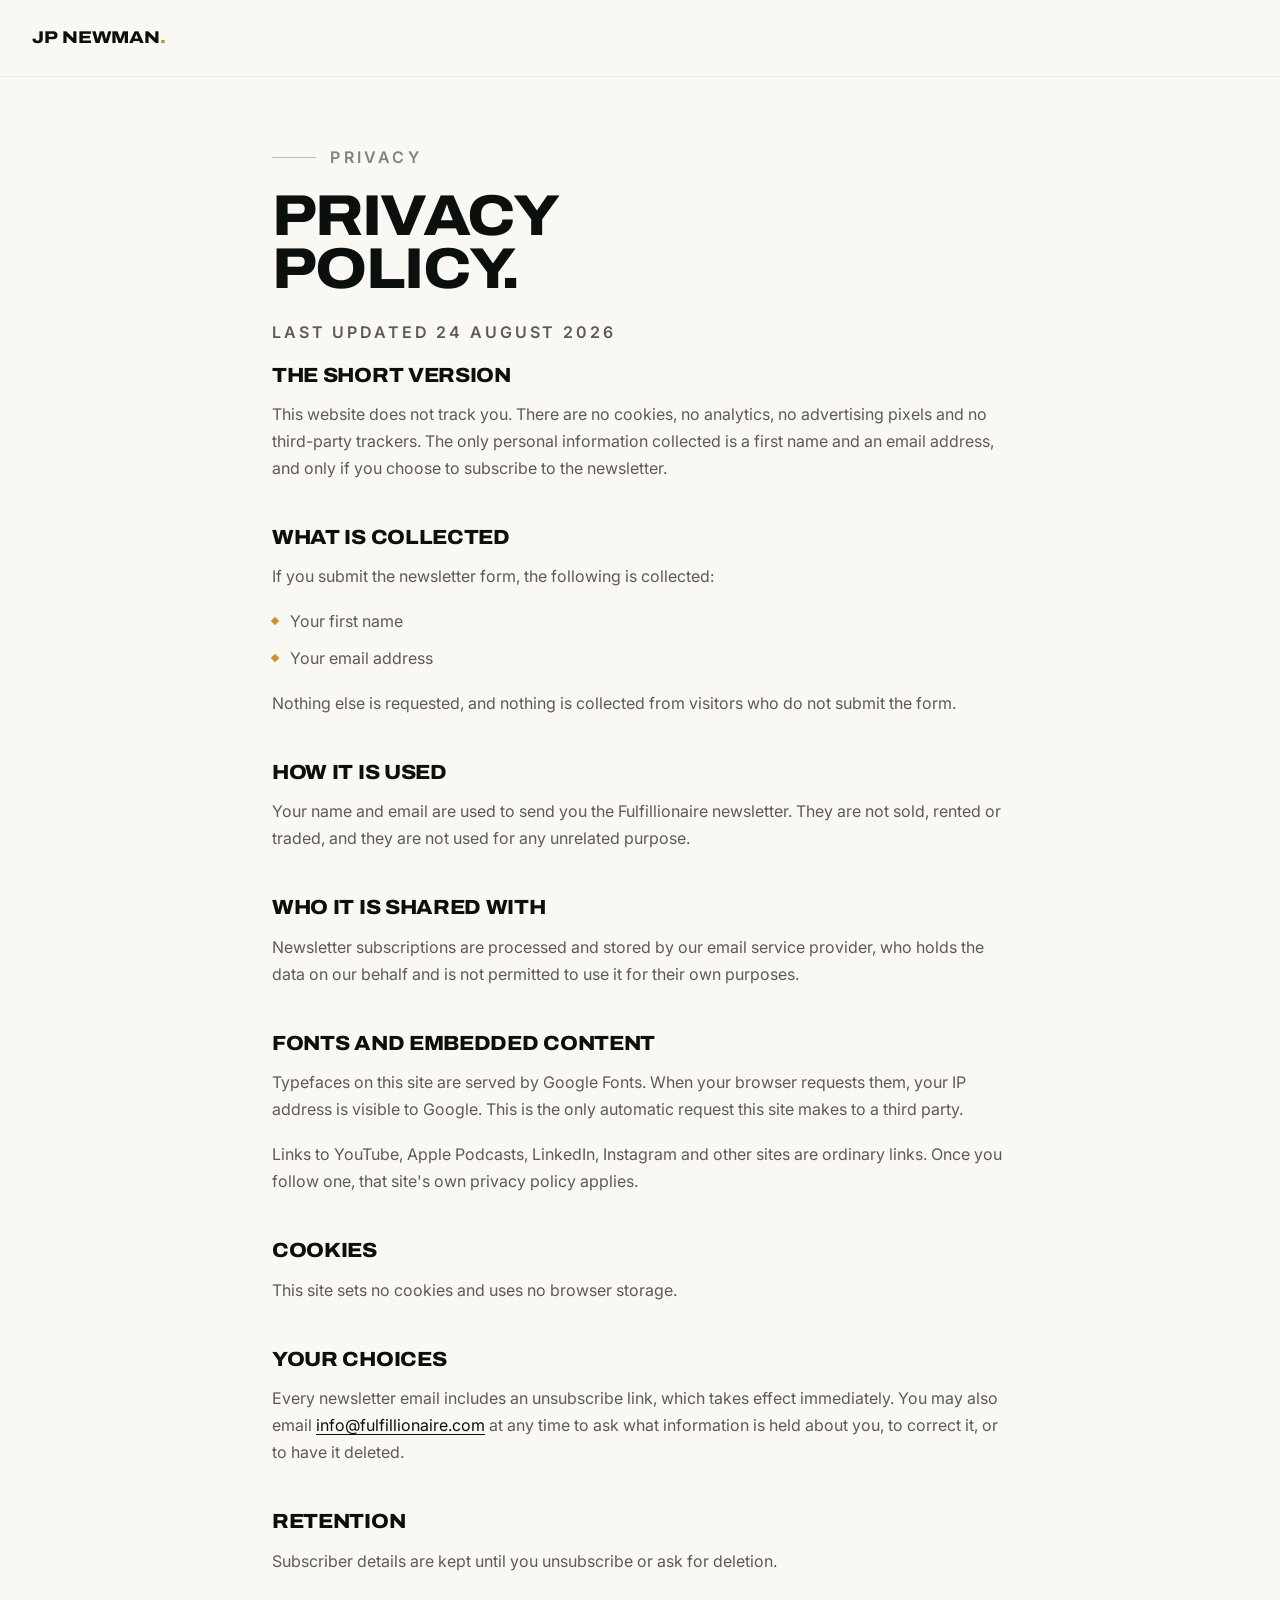
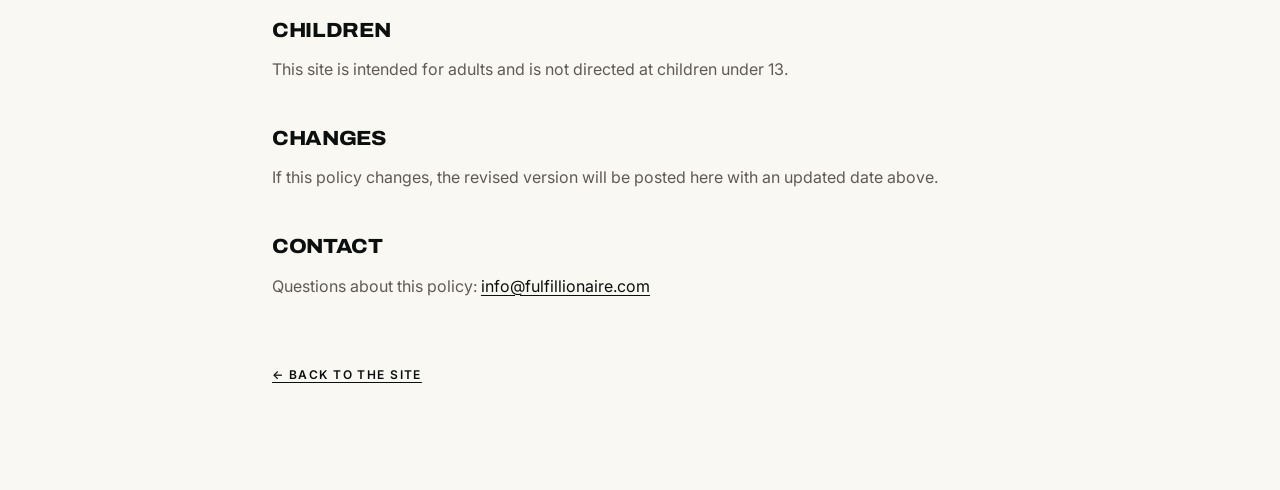
<file: privacy/index.html>
<!doctype html>
<html lang="en">
<head>
  <meta charset="utf-8" />
  <meta name="viewport" content="width=device-width, initial-scale=1" />
  <meta name="robots" content="noindex, follow" />
  <link rel="icon" href="../favicon.svg" type="image/svg+xml" />
  <link rel="icon" href="../favicon.ico" sizes="any" />
  <link rel="preconnect" href="https://fonts.googleapis.com" />
  <link rel="preconnect" href="https://fonts.gstatic.com" crossorigin />
  <link rel="stylesheet" href="https://fonts.googleapis.com/css2?family=Archivo:wdth,wght@62..125,400..900&family=Inter:wght@400..700&family=Instrument+Serif:ital@0;1&display=swap" />
  <link rel="stylesheet" href="../assets/css/styles.css?v=2026111104" />
  <title>Privacy Policy | JP Newman</title>
  <meta name="description" content="How jpnewman.com handles personal information." />
</head>
<body>
  <header class="nav is-stuck">
    <div class="container nav__inner">
      <a class="wordmark" href="../">JP Newman<span class="dot">.</span></a>
    </div>
  </header>

  <main class="band on-paper" style="padding-top:9rem;">
    <div class="container">
      <div class="legal">
        <p class="index">
          <span class="index__rule" aria-hidden="true"></span>
          <span class="index__label">Privacy</span>
        </p>
        <h1 class="d2" style="margin-bottom:1.5rem;">Privacy<br />policy.</h1>
        <p class="legal__meta">Last updated 24 August 2026</p>

        <h2>The short version</h2>
        <p>This website does not track you. There are no cookies, no analytics, no
          advertising pixels and no third-party trackers. The only personal information
          collected is a first name and an email address, and only if you choose to
          subscribe to the newsletter.</p>

        <h2>What is collected</h2>
        <p>If you submit the newsletter form, the following is collected:</p>
        <ul>
          <li>Your first name</li>
          <li>Your email address</li>
        </ul>
        <p>Nothing else is requested, and nothing is collected from visitors who do not
          submit the form.</p>

        <h2>How it is used</h2>
        <p>Your name and email are used to send you the Fulfillionaire newsletter. They
          are not sold, rented or traded, and they are not used for any unrelated purpose.</p>

        <h2>Who it is shared with</h2>
        <p>Newsletter subscriptions are processed and stored by our email service
          provider, who holds the data on our behalf and is not permitted to use it for
          their own purposes.</p>

        <h2>Fonts and embedded content</h2>
        <p>Typefaces on this site are served by Google Fonts. When your browser requests
          them, your IP address is visible to Google. This is the only automatic request
          this site makes to a third party.</p>
        <p>Links to YouTube, Apple Podcasts, LinkedIn, Instagram and other sites are
          ordinary links. Once you follow one, that site's own privacy policy applies.</p>

        <h2>Cookies</h2>
        <p>This site sets no cookies and uses no browser storage.</p>

        <h2>Your choices</h2>
        <p>Every newsletter email includes an unsubscribe link, which takes effect
          immediately. You may also email
          <a href="mailto:info@fulfillionaire.com">info@fulfillionaire.com</a> at any time
          to ask what information is held about you, to correct it, or to have it deleted.</p>

        <h2>Retention</h2>
        <p>Subscriber details are kept until you unsubscribe or ask for deletion.</p>

        <h2>Children</h2>
        <p>This site is intended for adults and is not directed at children under 13.</p>

        <h2>Changes</h2>
        <p>If this policy changes, the revised version will be posted here with an updated
          date above.</p>

        <h2>Contact</h2>
        <p>Questions about this policy:
          <a href="mailto:info@fulfillionaire.com">info@fulfillionaire.com</a></p>

        <a class="legal__back" href="../">&larr; Back to the site</a>
      </div>
    </div>
  </main>
</body>
</html>
</file>
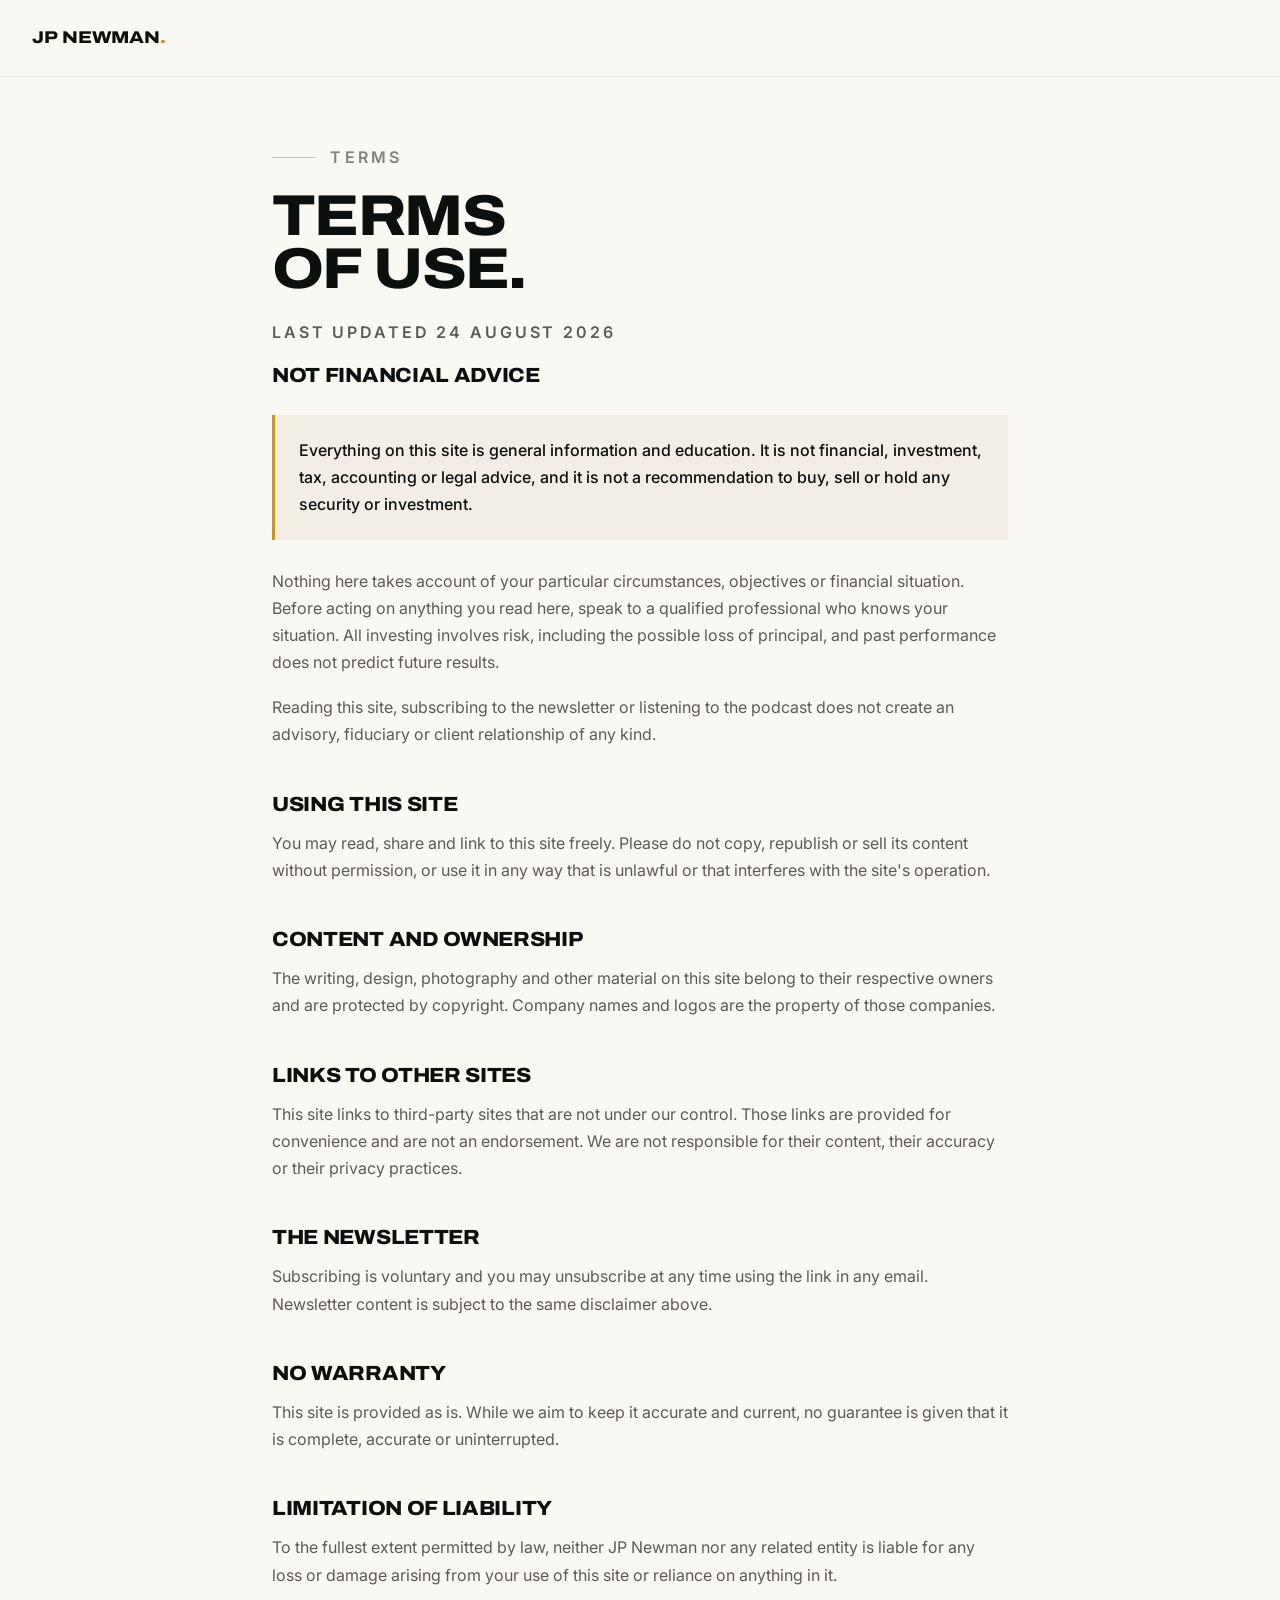
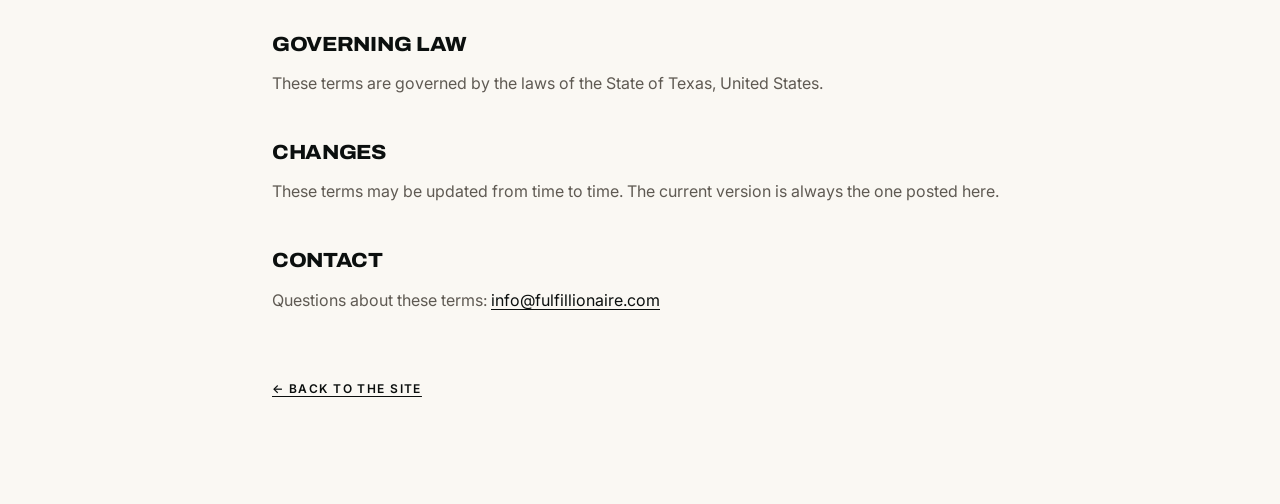
<file: terms/index.html>
<!doctype html>
<html lang="en">
<head>
  <meta charset="utf-8" />
  <meta name="viewport" content="width=device-width, initial-scale=1" />
  <meta name="robots" content="noindex, follow" />
  <link rel="icon" href="../favicon.svg" type="image/svg+xml" />
  <link rel="icon" href="../favicon.ico" sizes="any" />
  <link rel="preconnect" href="https://fonts.googleapis.com" />
  <link rel="preconnect" href="https://fonts.gstatic.com" crossorigin />
  <link rel="stylesheet" href="https://fonts.googleapis.com/css2?family=Archivo:wdth,wght@62..125,400..900&family=Inter:wght@400..700&family=Instrument+Serif:ital@0;1&display=swap" />
  <link rel="stylesheet" href="../assets/css/styles.css?v=2026111104" />
  <title>Terms of Use | JP Newman</title>
  <meta name="description" content="Terms governing use of jpnewman.com." />
</head>
<body>
  <header class="nav is-stuck">
    <div class="container nav__inner">
      <a class="wordmark" href="../">JP Newman<span class="dot">.</span></a>
    </div>
  </header>

  <main class="band on-paper" style="padding-top:9rem;">
    <div class="container">
      <div class="legal">
        <p class="index">
          <span class="index__rule" aria-hidden="true"></span>
          <span class="index__label">Terms</span>
        </p>
        <h1 class="d2" style="margin-bottom:1.5rem;">Terms<br />of use.</h1>
        <p class="legal__meta">Last updated 24 August 2026</p>

        <h2>Not financial advice</h2>
        <div class="legal__callout">
          <p>Everything on this site is general information and education. It is not
            financial, investment, tax, accounting or legal advice, and it is not a
            recommendation to buy, sell or hold any security or investment.</p>
        </div>
        <p>Nothing here takes account of your particular circumstances, objectives or
          financial situation. Before acting on anything you read here, speak to a
          qualified professional who knows your situation. All investing involves risk,
          including the possible loss of principal, and past performance does not predict
          future results.</p>
        <p>Reading this site, subscribing to the newsletter or listening to the podcast
          does not create an advisory, fiduciary or client relationship of any kind.</p>

        <h2>Using this site</h2>
        <p>You may read, share and link to this site freely. Please do not copy, republish
          or sell its content without permission, or use it in any way that is unlawful or
          that interferes with the site's operation.</p>

        <h2>Content and ownership</h2>
        <p>The writing, design, photography and other material on this site belong to their
          respective owners and are protected by copyright. Company names and logos are the
          property of those companies.</p>

        <h2>Links to other sites</h2>
        <p>This site links to third-party sites that are not under our control. Those links
          are provided for convenience and are not an endorsement. We are not responsible
          for their content, their accuracy or their privacy practices.</p>

        <h2>The newsletter</h2>
        <p>Subscribing is voluntary and you may unsubscribe at any time using the link in
          any email. Newsletter content is subject to the same disclaimer above.</p>

        <h2>No warranty</h2>
        <p>This site is provided as is. While we aim to keep it accurate and current, no
          guarantee is given that it is complete, accurate or uninterrupted.</p>

        <h2>Limitation of liability</h2>
        <p>To the fullest extent permitted by law, neither JP Newman nor any related entity
          is liable for any loss or damage arising from your use of this site or reliance
          on anything in it.</p>

        <!-- TODO: confirm the governing jurisdiction. Texas assumed because Thrive FP is
             Austin-based; replace if the correct entity sits elsewhere. -->
        <h2>Governing law</h2>
        <p>These terms are governed by the laws of the State of Texas, United States.</p>

        <h2>Changes</h2>
        <p>These terms may be updated from time to time. The current version is always the
          one posted here.</p>

        <h2>Contact</h2>
        <p>Questions about these terms:
          <a href="mailto:info@fulfillionaire.com">info@fulfillionaire.com</a></p>

        <a class="legal__back" href="../">&larr; Back to the site</a>
      </div>
    </div>
  </main>
</body>
</html>
</file>
<file: assets/css/styles.css>
/* ==========================================================================
   JP NEWMAN — jpnewman.com
   Personal brand hub. Static CSS, no build step, no framework.

   DESIGN NOTE
   The architecture (hub of alternating full-bleed bands) is a deliberate,
   proven pattern. The visual language is our own:
     · EXPANDED heavy grotesque display, not condensed
     · Brass accent on warm bone, not blue on white
     · Crisp 4px corners + hairline keylines, not soft rounded cards
     · Numbered sections, italic-serif pull quotes, grain on dark bands
     · One full gold band as the emotional climax
   ========================================================================== */

/* --------------------------------------------------------------------------
   1. TOKENS
   -------------------------------------------------------------------------- */

:root {
  /* Ink — near-black with a faint green cast, so it reads warm, not clinical */
  --ink:          #0B0F0E;
  --ink-2:        #131917;   /* raised surfaces on dark */
  --ink-3:        #1C2321;   /* hairlines on dark */

  /* Moss — the Fulfillionaire band */
  --moss:         #16302A;
  --moss-2:       #1D3E35;

  /* Warm neutrals — bone replaces pure white throughout */
  --bone:         #F2EEE6;
  --paper:        #FAF8F3;
  --paper-2:      #EDE8DE;   /* hairlines on light */

  /* Brass — the accent */
  --brass:        #C8922F;
  --brass-lift:   #B07F24;   /* hover / pressed */
  --brass-bright: #E2B75F;   /* brass text ON dark — meets AA */
  --brass-deep:   #7A5A16;   /* brass text ON light — meets AA */
  --brass-band:   #D8A63C;   /* the gold climax band */

  /* Text */
  --on-dark:        #F2EEE6;
  --on-dark-muted:  #A8ADA9;
  --on-light:       #0B0F0E;
  --on-light-muted: #5F5A53;

  /* Type */
  --display: 'Archivo', 'Helvetica Neue', Arial, sans-serif;
  --body:    'Inter', -apple-system, BlinkMacSystemFont, 'Segoe UI', Roboto, sans-serif;
  --serif:   'Instrument Serif', Georgia, 'Times New Roman', serif;

  /* The signature: display type is EXPANDED, the inverse of a condensed gothic */
  --wdth-display: 112;
  --wdth-wide:    118;

  /* Space */
  --container: 1280px;
  --gutter:    2rem;
  --band:      clamp(4rem, 8vw, 7rem);    /* vertical band padding */

  /* Motion */
  --ease: cubic-bezier(0.22, 1, 0.36, 1);
}

/* --------------------------------------------------------------------------
   2. RESET
   -------------------------------------------------------------------------- */

*, *::before, *::after { box-sizing: border-box; }

/* Browsers default <figure> to `margin: 1em 40px`. Every figure here is
   positioned by its grid, so that 40px silently inset the Meet JP portrait
   to 247px inside a 327px column on a phone. The other figures each zero it
   locally; resetting it once stops the next one being missed. */
figure { margin: 0; }

html {
  -webkit-text-size-adjust: 100%;
  scroll-behavior: smooth;
  scroll-padding-top: 5.5rem;   /* clears the sticky nav on anchor jumps */
}

body {
  margin: 0;
  background: var(--paper);
  color: var(--on-light);
  font-family: var(--body);
  font-size: 1.0625rem;
  line-height: 1.65;
  font-weight: 400;
  -webkit-font-smoothing: antialiased;
  -moz-osx-font-smoothing: grayscale;
  overflow-x: hidden;
}

img, picture, svg { display: block; max-width: 100%; }
img { height: auto; }

h1, h2, h3, h4 { margin: 0; }
p { margin: 0 0 1.15em; }
p:last-child { margin-bottom: 0; }

a { color: inherit; }

button { font: inherit; color: inherit; }

ul { margin: 0; padding: 0; list-style: none; }

::selection { background: var(--brass); color: var(--ink); }

/* Focus — always visible, always brass, never removed */
:focus-visible {
  outline: 2px solid var(--brass);
  outline-offset: 3px;
  border-radius: 2px;
}
:focus:not(:focus-visible) { outline: none; }

.skip-link {
  position: absolute; left: 1rem; top: -100%;
  z-index: 200;
  background: var(--ink); color: var(--on-dark);
  padding: 0.85rem 1.25rem;
  font-size: 0.8125rem; font-weight: 600;
  letter-spacing: 0.06em; text-transform: uppercase;
  text-decoration: none;
  transition: top 0.2s var(--ease);
}
.skip-link:focus { top: 1rem; }

.visually-hidden {
  position: absolute !important;
  width: 1px; height: 1px;
  margin: -1px; padding: 0; border: 0;
  clip: rect(0 0 0 0); clip-path: inset(50%);
  overflow: hidden; white-space: nowrap;
}

/* --------------------------------------------------------------------------
   3. TYPE SCALE
   -------------------------------------------------------------------------- */

/* Display: heavy, EXPANDED, uppercase, tight leading, negative tracking. */
.d1, .d2, .d3 {
  font-family: var(--display);
  font-weight: 800;
  font-variation-settings: 'wdth' var(--wdth-display);
  text-transform: uppercase;
  letter-spacing: -0.028em;
  line-height: 0.88;
  text-wrap: balance;
}

/* Sized so the four authored hero lines never re-wrap: the longest line
   ("your wealth") must fit the hero copy column at every width. */
.d1 { font-size: clamp(2.35rem, 5.6vw, 5rem); }
.d2 { font-size: clamp(2.1rem, 4.6vw, 3.6rem); line-height: 0.92; }
.d3 {
  font-size: clamp(1.15rem, 1.6vw, 1.4rem);
  line-height: 1.06;
  letter-spacing: -0.012em;
  font-variation-settings: 'wdth' 106;
}

/* Lede — the paragraph directly under a display heading */
.lede {
  font-size: clamp(1.0625rem, 1.35vw, 1.25rem);
  line-height: 1.6;
  max-width: 46ch;
}

.measure { max-width: 60ch; }

/* Lede lead-in: the philosophy line sits above its own explanation. */
.lede__lead {
  display: block;
  margin-bottom: 0.45rem;
  font-weight: 500;
  color: var(--on-light);
}
.on-ink .lede__lead, .on-moss .lede__lead { color: var(--on-dark); }

/* Italic serif — used sparingly, for emphasis and pull quotes. Our voice. */
.serif-em {
  font-family: var(--serif);
  font-style: italic;
  font-weight: 400;
  letter-spacing: 0.005em;
  text-transform: none;
  /* Instrument Serif has a smaller x-height than Inter; nudge it up so italic
     emphasis sits optically level with the roman text around it. */
  font-size: 1.08em;
}

/* --------------------------------------------------------------------------
   4. LAYOUT
   -------------------------------------------------------------------------- */

.container {
  width: 100%;
  max-width: var(--container);
  margin-inline: auto;
  padding-inline: var(--gutter);
}

.band { padding-block: var(--band); position: relative; }

.band--tight { padding-block: clamp(3.5rem, 6vw, 5rem); }

/* Band surfaces */
.on-ink   { background: var(--ink);   color: var(--on-dark); }
.on-moss  { background: var(--moss);  color: var(--on-dark); }
.on-bone  { background: var(--bone);  color: var(--on-light); }
.on-paper { background: var(--paper); color: var(--on-light); }
.on-gold  { background: var(--brass-band); color: var(--ink); }

.on-ink .lede, .on-moss .lede   { color: var(--on-dark-muted); }
.on-bone .lede, .on-paper .lede { color: var(--on-light-muted); }

/* Film grain — only on dark bands. Keeps large flat areas from feeling dead. */
.on-ink::before,
.on-moss::before {
  content: '';
  position: absolute; inset: 0;
  pointer-events: none;
  opacity: 0.4;
  background-image: url("data:image/svg+xml,%3Csvg xmlns='http://www.w3.org/2000/svg' width='140' height='140'%3E%3Cfilter id='n'%3E%3CfeTurbulence type='fractalNoise' baseFrequency='0.85' numOctaves='3'/%3E%3C/filter%3E%3Crect width='140' height='140' filter='url(%23n)' opacity='0.055'/%3E%3C/svg%3E");
}
.on-ink > *, .on-moss > * { position: relative; z-index: 1; }

/* --------------------------------------------------------------------------
   5. SECTION INDEX — "01 / BELIEF"
   Our signature wayfinding device. Reads like a well-set annual report.
   -------------------------------------------------------------------------- */

.index {
  display: flex;
  align-items: center;
  gap: 0.9rem;
  margin-bottom: 1.6rem;
  font-family: var(--body);
  font-size: 0.6875rem;
  font-weight: 600;
  letter-spacing: 0.2em;
  text-transform: uppercase;
}

.index__num {
  font-variant-numeric: tabular-nums;
  color: var(--brass);
}
.on-ink .index__num, .on-moss .index__num { color: var(--brass-bright); }

/* Accent text inside display headings, per ground. */
.on-ink .accent, .on-moss .accent { color: var(--brass-bright); }
.on-bone .accent, .on-paper .accent { color: var(--brass-deep); }
.on-bone .index__num, .on-paper .index__num { color: var(--brass-deep); }

.index__rule {
  flex: 0 0 2.75rem;
  height: 1px;
  background: currentColor;
  opacity: 0.35;
}

.index__label { opacity: 0.75; }

/* --------------------------------------------------------------------------
   6. BUTTONS & LINKS
   -------------------------------------------------------------------------- */

.btn {
  display: inline-flex;
  align-items: center;
  gap: 0.55rem;
  padding: 0.8rem 1.5rem;
  border: 1px solid transparent;
  border-radius: 999px;
  font-size: 0.875rem;
  font-weight: 600;
  letter-spacing: 0.015em;
  text-decoration: none;
  cursor: pointer;
  white-space: nowrap;
  transition: background-color 0.2s var(--ease),
              border-color 0.2s var(--ease),
              color 0.2s var(--ease),
              transform 0.2s var(--ease);
}
.btn:hover { transform: translateY(-1px); }
.btn:active { transform: translateY(0); }

.btn .arw { transition: transform 0.2s var(--ease); }
.btn:hover .arw { transform: translateX(3px); }

.btn--brass {
  background: var(--brass);
  color: var(--ink);
  border-color: var(--brass);
}
.btn--brass:hover { background: var(--brass-lift); border-color: var(--brass-lift); }

.btn--ghost {
  background: transparent;
  border-color: currentColor;
  opacity: 0.9;
}
.btn--ghost:hover { opacity: 1; background: rgba(200, 146, 47, 0.1); border-color: var(--brass); }

.btn--ink {
  background: var(--ink);
  color: var(--on-dark);
  border-color: var(--ink);
}
.btn--ink:hover { background: #000; border-color: #000; }

/* Text link with an animated brass underline */
.tlink {
  display: inline-flex;
  align-items: center;
  gap: 0.5rem;
  font-size: 0.875rem;
  font-weight: 600;
  letter-spacing: 0.02em;
  text-transform: uppercase;
  text-decoration: none;
  padding-bottom: 0.3rem;
  border-bottom: 1px solid currentColor;
  transition: color 0.2s var(--ease), border-color 0.2s var(--ease), gap 0.2s var(--ease);
}
.tlink:hover { gap: 0.8rem; }
.on-ink .tlink:hover, .on-moss .tlink:hover { color: var(--brass-bright); border-color: var(--brass-bright); }
.on-bone .tlink:hover, .on-paper .tlink:hover { color: var(--brass-deep); border-color: var(--brass-deep); }

.actions {
  display: flex;
  flex-wrap: wrap;
  align-items: center;
  gap: 0.85rem;
  margin-top: 2.2rem;
}

/* --------------------------------------------------------------------------
   7. NAV
   -------------------------------------------------------------------------- */

.nav {
  position: fixed;
  inset: 0 0 auto 0;
  z-index: 100;
  transition: background-color 0.3s var(--ease),
              border-color 0.3s var(--ease),
              backdrop-filter 0.3s var(--ease);
  border-bottom: 1px solid transparent;
}

.nav.is-stuck {
  background: rgba(250, 248, 243, 0.88);
  backdrop-filter: saturate(150%) blur(14px);
  -webkit-backdrop-filter: saturate(150%) blur(14px);
  border-bottom-color: var(--paper-2);
}

.nav__inner {
  display: flex;
  align-items: center;
  justify-content: space-between;
  gap: 1.5rem;
  height: 4.75rem;
}

.wordmark {
  font-family: var(--display);
  font-weight: 800;
  font-variation-settings: 'wdth' var(--wdth-wide);
  font-size: 1.0625rem;
  letter-spacing: -0.005em;
  text-transform: uppercase;
  text-decoration: none;
  white-space: nowrap;
}
.wordmark .dot { color: var(--brass); }

.nav__links {
  display: flex;
  align-items: center;
  gap: 2rem;
}

.nav__link {
  position: relative;
  font-size: 0.8125rem;
  font-weight: 500;
  letter-spacing: 0.05em;
  text-transform: uppercase;
  text-decoration: none;
  padding-block: 0.35rem;
  opacity: 0.78;
  transition: opacity 0.2s var(--ease);
}
.nav__link::after {
  content: '';
  position: absolute;
  left: 0; bottom: 0;
  width: 100%; height: 1px;
  background: var(--brass);
  transform: scaleX(0);
  transform-origin: left;
  transition: transform 0.25s var(--ease);
}
.nav__link:hover { opacity: 1; }
.nav__link:hover::after,
.nav__link.is-active::after { transform: scaleX(1); }
.nav__link.is-active { opacity: 1; }

.nav__cta { padding: 0.6rem 1.2rem; font-size: 0.8125rem; }

/* Hamburger */
.nav__toggle {
  display: none;
  width: 2.75rem; height: 2.75rem;
  margin-right: -0.6rem;
  background: none; border: 0;
  cursor: pointer;
  align-items: center; justify-content: center;
}
.nav__toggle span {
  position: relative;
  display: block;
  width: 22px; height: 1.5px;
  background: currentColor;
  transition: background-color 0.2s var(--ease), transform 0.3s var(--ease);
}
.nav__toggle span::before,
.nav__toggle span::after {
  content: '';
  position: absolute; left: 0;
  width: 22px; height: 1.5px;
  background: currentColor;
  transition: transform 0.3s var(--ease);
}
.nav__toggle span::before { top: -7px; }
.nav__toggle span::after  { top: 7px; }

.nav.is-open .nav__toggle span { background: transparent; }
.nav.is-open .nav__toggle span::before { transform: translateY(7px) rotate(45deg); }
.nav.is-open .nav__toggle span::after  { transform: translateY(-7px) rotate(-45deg); }

/* Mobile drawer */
.nav__drawer {
  position: fixed;
  inset: 4.75rem 0 0 0;
  background: var(--ink);
  color: var(--on-dark);
  padding: 2.5rem var(--gutter) 3rem;
  display: flex;
  flex-direction: column;
  gap: 0.25rem;
  transform: translateY(-101%);
  visibility: hidden;
  /* visibility is a discrete property: transitioning it would flip it halfway
     through, leaving the drawer invisible while it slides in. Delay it to the
     end on close, apply it immediately on open. */
  transition: transform 0.4s var(--ease), visibility 0s linear 0.4s;
  overflow-y: auto;
}
.nav.is-open .nav__drawer {
  transform: translateY(0);
  visibility: visible;
  transition: transform 0.4s var(--ease), visibility 0s linear 0s;
}

.nav__drawer a {
  font-family: var(--display);
  font-weight: 800;
  font-variation-settings: 'wdth' 108;
  font-size: clamp(1.6rem, 7vw, 2.4rem);
  text-transform: uppercase;
  letter-spacing: -0.02em;
  text-decoration: none;
  padding-block: 0.5rem;
  border-bottom: 1px solid var(--ink-3);
}
.nav__drawer a:last-of-type { border-bottom: 0; }
.nav__drawer .btn { align-self: flex-start; margin-top: 1.75rem; }

/* --------------------------------------------------------------------------
   8. HERO
   -------------------------------------------------------------------------- */

.hero {
  position: relative;
  background: var(--bone);
  padding-top: 8.5rem;
  padding-bottom: 0;
  overflow: hidden;
}

.hero__grid {
  display: grid;
  /* 1.1fr keeps the copy column wide enough for the headline to hold its three
     authored lines at full size. Narrowing it to enlarge the portrait broke
     "HELPING YOU" and "TRUE WEALTH." onto two lines each. */
  grid-template-columns: minmax(0, 1.1fr) minmax(0, 0.8fr);
  gap: 3rem;
  align-items: end;
  margin-bottom: clamp(1.5rem, 3vw, 2.5rem);
}

.hero__copy { padding-bottom: clamp(3rem, 7vw, 5.5rem); }

.hero__eyebrow {
  display: flex;
  align-items: center;
  gap: 0.9rem;
  margin-bottom: 1.75rem;
  font-size: 0.6875rem;
  font-weight: 600;
  letter-spacing: 0.22em;
  text-transform: uppercase;
  color: var(--on-light-muted);
}
.hero__eyebrow::before {
  content: '';
  width: 2.5rem; height: 1px;
  background: var(--brass);
}

.hero h1 { margin-bottom: 1.6rem; }
.hero h1 .line { display: block; }
.hero h1 .accent { color: var(--brass-deep); }

.hero__sub {
  font-size: clamp(1rem, 1.3vw, 1.1875rem);
  line-height: 1.6;
  max-width: 44ch;
  color: var(--on-light-muted);
}

/* The two questions are the point of view, not preamble. Full-strength ink and
   a step up in weight so they lead the paragraph instead of sitting inside it. */
.hero__q {
  display: block;
  margin-bottom: 0.55rem;
  color: var(--on-light);
  font-weight: 500;
}

/* Portrait — duotone-treated so even a placeholder reads as art direction.
   Offset brass keyline behind it: our frame device. */
.hero__portrait {
  position: relative;
  align-self: end;
}
.hero__portrait::before {
  content: '';
  position: absolute;
  inset: 2rem -1.25rem -0.0625rem 2.5rem;
  border: 1px solid var(--brass);
  opacity: 0.5;
  pointer-events: none;
}
.hero__portrait picture { position: relative; display: block; }
.hero__portrait img {
  width: 100%;
  /* The studio background is a grey gradient, not a clean seamless, so this is
     framed as a photograph rather than blended out as a cut-out. */
  filter: grayscale(1) contrast(1.04);
}

/* Credibility strip */
.strip {
  border-top: 1px solid var(--paper-2);
  background: var(--bone);
}
/* Label sits to the left of the wall, divided by a hairline. */
.strip__inner {
  display: flex;
  align-items: center;
  gap: 2rem 2.75rem;
  padding-block: clamp(2rem, 3vw, 2.75rem);
}

.strip__label {
  flex: 0 0 auto;
  margin: 0;
  padding-right: 2.75rem;
  border-right: 1px solid var(--paper-2);
  font-size: 0.6875rem;
  font-weight: 600;
  line-height: 1.6;
  letter-spacing: 0.2em;
  text-transform: uppercase;
  color: var(--on-light-muted);
}

/* Speaking-stage logo wall.
   These logos run from square (1:1) to very wide (nearly 6:1). A fixed box
   would make the square ones tiny and the wide ones enormous, so BOTH caps are
   applied: tall shapes hit the height limit, wide shapes hit the width limit,
   and every mark ends up carrying similar visual weight without per-logo rules. */
.logowall {
  flex: 1 1 auto;
  display: flex;
  flex-wrap: wrap;
  align-items: center;
  justify-content: space-between;
  gap: 1.25rem 2.25rem;
}

.logowall__slot {
  display: flex;
  align-items: center;
  justify-content: center;
}

.logowall__slot img {
  max-height: 3rem;
  max-width: 9rem;
  width: auto;
  height: auto;
  object-fit: contain;
  filter: grayscale(1);
  opacity: 0.5;
  transition: opacity 0.25s var(--ease), filter 0.25s var(--ease);
}
.logowall__slot:hover img { opacity: 1; filter: grayscale(0); }

/* --------------------------------------------------------------------------
   9. BELIEF
   -------------------------------------------------------------------------- */

.belief__grid {
  display: grid;
  grid-template-columns: minmax(0, 0.8fr) minmax(0, 1fr);
  gap: clamp(2.5rem, 5vw, 4.5rem);
  align-items: start;
}

/* The statement stays put while the belief scrolls past it. */
.belief__aside { position: sticky; top: 6.5rem; }

/* Section imagery. Shared treatment: greyscale so a mixed set of photos still
   reads as one palette, with an offset brass keyline echoing the portraits. */
.belief__figure,
.speaking__figure { position: relative; margin: 0; }

.belief__figure img,
.speaking__figure img {
  width: 100%;
  height: 100%;
  object-fit: cover;
  filter: grayscale(1) contrast(1.04);
}

.belief__figure { margin-top: 2.5rem; max-width: 22rem; }
.belief__figure::before {
  content: '';
  position: absolute;
  inset: -0.9rem -0.9rem 0.9rem 0.9rem;
  border: 1px solid var(--brass);
  opacity: 0.4;
  pointer-events: none;
}

/* Speaking: copy left, photo right — the mirror of the About section, so the
   two portrait blocks on the page lean opposite ways. */
.speaking__grid {
  display: grid;
  grid-template-columns: minmax(0, 1fr) minmax(0, 0.78fr);
  gap: clamp(2.5rem, 5vw, 4.5rem);
  align-items: center;
}
.speaking__figure { position: relative; }
.speaking__figure::before {
  content: '';
  position: absolute;
  inset: -1.25rem 1.25rem 1.25rem -1.25rem;   /* offset opposite to About */
  border: 1px solid var(--brass);
  opacity: 0.45;
  pointer-events: none;
}

.belief__body {
  max-width: 56ch;
  font-size: clamp(1.0625rem, 1.2vw, 1.1875rem);
  line-height: 1.62;
}
.belief__body p { margin-bottom: 1.15rem; }

/* Opening statement, set a size up. */
.belief__lead {
  font-size: clamp(1.25rem, 1.75vw, 1.5rem);
  line-height: 1.42;
  letter-spacing: -0.01em;
  color: var(--on-dark);
}

/* The pivot: "True wealth isn't simply having more money." */
.belief__turn {
  margin-block: 1.9rem 1.6rem !important;
  padding-left: 1.4rem;
  border-left: 2px solid var(--brass);
  font-size: clamp(1.1875rem, 1.6vw, 1.375rem);
  line-height: 1.4;
  letter-spacing: -0.01em;
  color: var(--on-dark);
}

/* The question the whole framework hangs on. */
.belief__q {
  font-size: clamp(1.125rem, 1.5vw, 1.3125rem);
  line-height: 1.45;
}
.belief__q .serif-em { color: var(--brass-bright); font-size: 1.16em; }

/* The four dimensions, named in passing before section 03 formalises them. */
.k { color: var(--brass-bright); font-weight: 500; }

/* Closing refrain — echoes the section heading. */
.belief__close {
  margin-top: 2.25rem !important;
  font-family: var(--display);
  font-weight: 800;
  font-variation-settings: 'wdth' 110;
  font-size: clamp(1.5rem, 2.4vw, 2rem);
  line-height: 1.05;
  letter-spacing: -0.025em;
  text-transform: uppercase;
}
.belief__close .serif-em {
  text-transform: none;
  font-weight: 400;
  color: var(--brass-bright);
  letter-spacing: 0;
}

.sig {
  margin-top: 2.75rem;
  padding-top: 1.75rem;
  border-top: 1px solid var(--ink-3);
  display: flex;
  flex-direction: column;
  gap: 0.3rem;
}
.sig__name {
  font-family: var(--serif);
  font-style: italic;
  font-size: 1.75rem;
  line-height: 1;
}
.sig__role {
  font-size: 0.6875rem;
  font-weight: 600;
  letter-spacing: 0.18em;
  text-transform: uppercase;
  color: var(--on-dark-muted);
}

/* --------------------------------------------------------------------------
   10. VENTURE CARDS
   -------------------------------------------------------------------------- */

.head {
  display: grid;
  grid-template-columns: minmax(0, 1fr) minmax(0, 0.85fr);
  gap: 2rem 3rem;
  align-items: end;
  margin-bottom: clamp(2.5rem, 5vw, 3.75rem);
}
.head .lede { margin-bottom: 0; padding-bottom: 0.4rem; }

.cards {
  display: grid;
  grid-template-columns: repeat(3, minmax(0, 1fr));
  gap: 1px;
  background: var(--paper-2);
  border: 1px solid var(--paper-2);
}
.on-ink .cards, .on-moss .cards { background: var(--ink-3); border-color: var(--ink-3); }

/* Hairline grid: cards butt against each other, separated by 1px of the
   grid background. Crisper and more "documentary" than floating cards. */
.card {
  display: flex;
  flex-direction: column;
  gap: 0.85rem;
  padding: 2.25rem 1.75rem 2rem;
  background: var(--paper);
  text-decoration: none;
  position: relative;
  transition: background-color 0.25s var(--ease);
}
.on-ink .card, .on-moss .card { background: var(--ink); }

.card::after {
  content: '';
  position: absolute;
  left: 0; right: 0; top: 0;
  height: 2px;
  background: var(--brass);
  transform: scaleX(0);
  transform-origin: left;
  transition: transform 0.3s var(--ease);
}
.card:hover::after { transform: scaleX(1); }
.card:hover { background: var(--bone); }
.on-ink .card:hover, .on-moss .card:hover { background: var(--ink-2); }

.card__eyebrow {
  font-size: 0.625rem;
  font-weight: 600;
  letter-spacing: 0.2em;
  text-transform: uppercase;
  color: var(--brass-deep);
}
.on-ink .card__eyebrow, .on-moss .card__eyebrow { color: var(--brass-bright); }

.card h3 { margin-bottom: 0.15rem; }

.card p {
  font-size: 0.9375rem;
  line-height: 1.6;
  color: var(--on-light-muted);
  margin-bottom: 0;
}
.on-ink .card p, .on-moss .card p { color: var(--on-dark-muted); }

.card__more {
  margin-top: auto;
  padding-top: 1.5rem;
  font-size: 0.75rem;
  font-weight: 600;
  letter-spacing: 0.1em;
  text-transform: uppercase;
  display: inline-flex;
  align-items: center;
  gap: 0.45rem;
  color: var(--brass-deep);
}
.on-ink .card__more, .on-moss .card__more { color: var(--brass-bright); }
.card__more .arw { transition: transform 0.2s var(--ease); }
.card:hover .card__more .arw { transform: translateX(4px); }

/* A card with no destination yet. Drops the hover affordances so it never
   looks clickable. Convert to <a class="card"> once a URL exists. */
.card--static { cursor: default; }
.card--static::after { content: none; }
.card--static:hover { background: var(--paper); }
.on-ink .card--static:hover, .on-moss .card--static:hover { background: var(--ink); }

/* Portfolio: five cards. A 6-column track lets row one hold three cards and
   row two hold two wider ones, so the hairline grid never shows an empty cell.
   Double-class selectors so these win over the generic .cards rules regardless
   of source order. */
/* Fulfillionaire holds the centre; the other four flank it as expressions of it.
   Placement is by NAMED AREA, so each breakpoint only redefines the template —
   the per-card assignments below never change. */
.cards.cards--portfolio {
  grid-template-columns: minmax(0, 1fr) minmax(0, 1.22fr) minmax(0, 1fr);
  grid-template-areas:
    "one mid three"
    "two mid four";
}
.cards--portfolio > :nth-child(1) { grid-area: mid; }    /* Fulfillionaire */
.cards--portfolio > :nth-child(2) { grid-area: one; }
.cards--portfolio > :nth-child(3) { grid-area: two; }
.cards--portfolio > :nth-child(4) { grid-area: three; }
.cards--portfolio > :nth-child(5) { grid-area: four; }

.cards--portfolio .card { padding: 1.9rem 1.5rem 1.6rem; }
.cards--portfolio .d3 {
  font-size: clamp(1rem, 1.15vw, 1.1875rem);
  font-variation-settings: 'wdth' 104;
  line-height: 1.1;
}
.cards--portfolio .card p { font-size: 0.875rem; line-height: 1.55; }
.cards--portfolio .card__more { padding-top: 1.25rem; }

/* A hard number inside a card. Set apart and in brass so it reads as proof
   rather than more prose. */
.card__stat {
  display: block;
  margin-top: 0.65rem;
  font-weight: 500;
  color: var(--brass-deep);
}
.on-ink .card__stat, .on-moss .card__stat { color: var(--brass-bright); }

/* The centre card. Moss ties it straight to the Fulfillionaire band below. */
.card--feature {
  background: var(--moss);
  color: var(--on-dark);
  justify-content: center;
  padding: clamp(2rem, 3vw, 2.75rem) clamp(1.75rem, 2.4vw, 2.25rem);
}
.card--feature:hover { background: var(--moss-2); }
.card--feature .card__eyebrow { color: var(--brass-bright); }
.cards--portfolio .card--feature .d3 {
  font-size: clamp(1.5rem, 2.1vw, 2rem);
  font-variation-settings: 'wdth' 110;
  line-height: 1;
  margin-block: 0.2rem 0.35rem;
}
.cards--portfolio .card--feature p {
  color: var(--on-dark-muted);
  font-size: 0.9375rem;
  line-height: 1.6;
}
.card--feature .card__more { color: var(--brass-bright); margin-top: 0; }

/* --------------------------------------------------------------------------
   11. FULFILLIONAIRE FEATURE BOX
   The one section that gets its own colour band and its own frame.
   -------------------------------------------------------------------------- */

.feature {
  position: relative;
  border: 1px solid rgba(226, 183, 95, 0.4);
  padding: clamp(1.75rem, 3.2vw, 2.75rem);
  background:
    radial-gradient(120% 90% at 8% 0%, rgba(226, 183, 95, 0.11), transparent 62%),
    var(--moss-2);
}

/* Corner ticks — a small piece of craft that rewards a close look */
.feature__tick {
  position: absolute;
  width: 12px; height: 12px;
  border: 1px solid var(--brass-bright);
  opacity: 0.85;
}
.feature__tick--tl { top: -1px; left: -1px;  border-right: 0; border-bottom: 0; }
.feature__tick--tr { top: -1px; right: -1px; border-left: 0;  border-bottom: 0; }
.feature__tick--bl { bottom: -1px; left: -1px;  border-right: 0; border-top: 0; }
.feature__tick--br { bottom: -1px; right: -1px; border-left: 0;  border-top: 0; }

.feature__head {
  display: grid;
  grid-template-columns: minmax(0, 0.92fr) minmax(0, 1fr);
  gap: clamp(2rem, 3.5vw, 3rem);
  align-items: center;
}

/* Community photo. A picture here is not decoration: it is the break that stops
   the band reading as one continuous block of text. */
.feature__figure { position: relative; margin: 0; }
/* The one photograph on the site left in colour. Everything else is greyscaled
   to hold the palette together, but this is the section about play, and the
   warm jackets against the snow do more here than consistency would. */
.feature__figure img {
  width: 100%;
  aspect-ratio: 4 / 3;
  object-fit: cover;
  filter: saturate(0.92) contrast(1.02);
}

.feature__lockup {
  font-family: var(--display);
  font-weight: 800;
  font-variation-settings: 'wdth' var(--wdth-wide);
  font-size: clamp(1.75rem, 3.2vw, 2.6rem);
  line-height: 0.92;
  letter-spacing: -0.03em;
  text-transform: uppercase;
  margin-bottom: 0;
}
.feature__lockup .accent { color: var(--brass-bright); }

/* Opening definition: one sentence, a size up from the body around it. */
.ful__lead {
  margin: 1.4rem 0 0;
  max-width: 34ch;
  font-size: clamp(1rem, 1.25vw, 1.125rem);
  line-height: 1.55;
  color: var(--on-dark-muted);
}

/* The four dimensions, reduced to the words. Named, not explained: the reading
   load was the problem, and four strong words carry further than four
   paragraphs in a band that already has a job to do. */
.dimwords {
  display: grid;
  grid-template-columns: repeat(4, minmax(0, 1fr));
  gap: 1px;
  margin-top: clamp(1.75rem, 3vw, 2.5rem);
  background: rgba(226, 183, 95, 0.22);
  border-block: 1px solid rgba(226, 183, 95, 0.22);
}
.dimwords li {
  padding: 1.1rem 0.5rem;
  background: var(--moss);
  text-align: center;
  font-family: var(--display);
  font-weight: 800;
  font-variation-settings: 'wdth' var(--wdth-wide);
  font-size: clamp(1rem, 1.9vw, 1.6rem);
  line-height: 1;
  letter-spacing: -0.02em;
  text-transform: uppercase;
  color: var(--brass-bright);
}

/* Closing refrain, under the whole band. */
.ful__close {
  margin: clamp(1.75rem, 3vw, 2.5rem) 0 0;
  font-family: var(--display);
  font-weight: 800;
  font-variation-settings: 'wdth' 110;
  font-size: clamp(1.125rem, 1.9vw, 1.625rem);
  line-height: 1.2;
  letter-spacing: -0.02em;
  text-transform: uppercase;
  color: var(--on-dark);
}
.ful__close .serif-em {
  text-transform: none;
  font-weight: 400;
  letter-spacing: 0;
  color: var(--brass-bright);
}

/* What the community is, three across the foot of the box. */
.buckets {
  display: grid;
  grid-template-columns: repeat(3, minmax(0, 1fr));
  gap: 0 clamp(1.5rem, 3vw, 2.5rem);
  margin-top: clamp(1.75rem, 3vw, 2.5rem);
  padding-top: clamp(1.35rem, 2.2vw, 1.75rem);
  border-top: 1px solid rgba(226, 183, 95, 0.35);
}
.bucket { display: flex; flex-direction: column; gap: 0.4rem; }

.bucket__name {
  font-family: var(--display);
  font-weight: 800;
  font-variation-settings: 'wdth' 110;
  font-size: 1.0625rem;
  letter-spacing: -0.012em;
  text-transform: uppercase;
  color: var(--brass-bright);
}
.bucket__def {
  font-size: 0.8125rem;
  line-height: 1.6;
  color: var(--on-dark-muted);
}

/* The framework, below the box and clearly separate from the offer. */
.dims-block { margin-top: clamp(2rem, 3.5vw, 3rem); }
.dims-block .index { margin-bottom: 1.25rem; }

/* The four dimensions. These are the framework, so they run the full width
   rather than sitting beside anything as a sidebar. */
.dims {
  display: grid;
  grid-template-columns: repeat(4, minmax(0, 1fr));
  gap: 1px;
  background: rgba(226, 183, 95, 0.25);
  margin-top: clamp(2.25rem, 4vw, 3.25rem);
}

.dim {
  background: var(--moss-2);
  padding: 1.5rem 1.4rem 1.6rem;
  display: flex;
  flex-direction: column;
  gap: 0.7rem;
}
.dim__word {
  font-family: var(--display);
  font-weight: 800;
  font-variation-settings: 'wdth' 110;
  font-size: 1.125rem;
  letter-spacing: -0.015em;
  text-transform: uppercase;
  color: var(--brass-bright);
}
.dim__def {
  font-size: 0.8125rem;
  line-height: 1.6;
  color: var(--on-dark-muted);
}

/* --------------------------------------------------------------------------
   12. PODCAST
   -------------------------------------------------------------------------- */

.pod__grid {
  display: grid;
  grid-template-columns: minmax(0, 1.1fr) minmax(0, 0.9fr);
  gap: clamp(2rem, 5vw, 4rem);
  align-items: center;
}

.rating {
  display: flex;
  align-items: center;
  gap: 1rem;
  margin-top: 2.25rem;
  padding-top: 1.75rem;
  border-top: 1px solid var(--ink-3);
}
.rating__score {
  font-family: var(--display);
  font-weight: 800;
  font-variation-settings: 'wdth' var(--wdth-wide);
  font-size: 2.5rem;
  line-height: 1;
  letter-spacing: -0.03em;
  color: var(--brass-bright);
}
.rating__meta { font-size: 0.8125rem; line-height: 1.45; color: var(--on-dark-muted); }

/* Episode cards. The thumbnails are the channel's own artwork, so they carry
   their own type and colour — held in greyscale so the band stays coherent,
   released to full colour on hover. */
.eps {
  display: grid;
  grid-template-columns: repeat(2, minmax(0, 1fr));
  gap: 1.5rem 1.25rem;
}

.ep {
  display: flex;
  flex-direction: column;
  gap: 0.85rem;
  text-decoration: none;
}

.ep__thumb {
  position: relative;
  display: block;
  aspect-ratio: 16 / 9;
  overflow: hidden;
  background: var(--ink-2);
  border: 1px solid var(--ink-3);
}
.ep__thumb img {
  width: 100%;
  height: 100%;
  object-fit: cover;
  filter: grayscale(1) contrast(1.05);
  transition: filter 0.3s var(--ease), transform 0.5s var(--ease);
}
.ep:hover .ep__thumb img,
.ep:focus-visible .ep__thumb img { filter: grayscale(0); transform: scale(1.03); }

/* Play affordance: it is a video, and nothing else on the page says so. */
.ep__play {
  position: absolute;
  left: 0.75rem; bottom: 0.75rem;
  display: grid;
  place-items: center;
  width: 2.25rem; height: 2.25rem;
  border-radius: 999px;
  background: rgba(11, 15, 14, 0.72);
  backdrop-filter: blur(4px);
  -webkit-backdrop-filter: blur(4px);
  color: var(--on-dark);
  transition: background-color 0.25s var(--ease), color 0.25s var(--ease);
}
.ep__play svg { width: 1.1rem; height: 1.1rem; margin-left: 1px; }
.ep:hover .ep__play { background: var(--brass); color: var(--ink); }

.ep__body { display: flex; flex-direction: column; gap: 0.3rem; }
.ep__num {
  font-size: 0.625rem;
  font-weight: 600;
  letter-spacing: 0.18em;
  font-variant-numeric: tabular-nums;
  color: var(--brass-bright);
}
.ep__title {
  font-size: 0.9375rem;
  font-weight: 500;
  line-height: 1.35;
  transition: color 0.2s var(--ease);
}
.ep:hover .ep__title { color: var(--brass-bright); }
.ep__meta { font-size: 0.75rem; color: var(--on-dark-muted); }

/* Topic marquee */
.marquee {
  position: relative;
  overflow: hidden;
  padding-block: 1.5rem;
  border-top: 1px solid var(--ink-3);
  border-bottom: 1px solid var(--ink-3);
  margin-top: clamp(2.5rem, 5vw, 4rem);
  -webkit-mask-image: linear-gradient(90deg, transparent, #000 9%, #000 91%, transparent);
          mask-image: linear-gradient(90deg, transparent, #000 9%, #000 91%, transparent);
}
.marquee__track {
  display: flex;
  gap: 3rem;
  width: max-content;
  animation: slide 42s linear infinite;
}
.marquee:hover .marquee__track { animation-play-state: paused; }
.marquee__track span {
  font-family: var(--display);
  font-weight: 800;
  font-variation-settings: 'wdth' var(--wdth-wide);
  font-size: clamp(1.4rem, 2.6vw, 2.1rem);
  letter-spacing: -0.02em;
  text-transform: uppercase;
  color: transparent;
  -webkit-text-stroke: 1px rgba(242, 238, 230, 0.32);
  white-space: nowrap;
}
.marquee__track span.hot {
  color: var(--brass-bright);
  -webkit-text-stroke: 0;
}
@keyframes slide { to { transform: translateX(-50%); } }

/* --------------------------------------------------------------------------
   13. NEWSLETTER
   -------------------------------------------------------------------------- */

.news__grid {
  display: grid;
  grid-template-columns: minmax(0, 1fr) minmax(0, 0.74fr);
  gap: clamp(2.5rem, 4.5vw, 4rem);
  align-items: stretch;
}

/* The phone gets a stage rather than floating on the page. The panel stretches
   to the height of the copy beside it and clips, so the device rises out of the
   bottom edge instead of hanging in space — and the column heights can never
   drift apart, whatever the copy does. */
.news__phone {
  position: relative;
  margin: 0;
  overflow: hidden;
  background: var(--bone);
  border: 1px solid var(--paper-2);
  /* Only bites when the panel is not being stretched by a taller copy column,
     i.e. once the grid has collapsed to one column on small screens. */
  min-height: 29rem;
}

/* The device is taken OUT OF FLOW on purpose. In flow it sets the panel's
   height, the panel stretches to fit it, and it can never overrun — the bleed
   becomes impossible to achieve. Positioned absolutely, the panel's height
   comes only from the copy column beside it, and the phone rises out of the
   bottom edge, taking the dead browser chrome with it. */
.news__phone picture {
  position: absolute;
  top: clamp(2rem, 4vw, 3.5rem);
  left: 50%;
  transform: translateX(-50%);
  display: block;
  width: calc(100% - clamp(2rem, 3.8vw, 3rem));
}
.news__phone img { display: block; width: 100%; height: auto; }

/* Compact signup: one row, not a stacked column. */
.form--inline { margin-top: 2.25rem; padding: clamp(1.35rem, 2.2vw, 1.75rem); }
.form--inline form {
  display: grid;
  grid-template-columns: minmax(0, 1fr) minmax(0, 1.25fr) auto;
  gap: 0.75rem;
  align-items: end;
}
.form--inline .field { margin-bottom: 0; }
.form--inline .btn { width: auto; margin-top: 0; padding-block: 0.85rem; }
.form--inline .form__status,
.form--inline .form__note { grid-column: 1 / -1; margin-top: 0.35rem; }

.proof {
  display: flex;
  flex-direction: column;
  gap: 0.9rem;
  margin-top: 2rem;
  padding-top: 1.75rem;
  border-top: 1px solid var(--paper-2);
}
.proof li {
  display: flex;
  align-items: flex-start;
  gap: 0.75rem;
  font-size: 0.9375rem;
  line-height: 1.5;
  color: var(--on-light-muted);
}
.proof li::before {
  content: '';
  flex: 0 0 6px;
  width: 6px; height: 6px;
  margin-top: 0.55rem;
  background: var(--brass);
  transform: rotate(45deg);
}

/* Form */
.form {
  background: var(--ink);
  color: var(--on-dark);
  padding: clamp(1.75rem, 3.5vw, 2.75rem);
  position: relative;
}
.form__title {
  font-family: var(--display);
  font-weight: 800;
  font-variation-settings: 'wdth' 110;
  font-size: 1.35rem;
  line-height: 1.05;
  letter-spacing: -0.02em;
  text-transform: uppercase;
  margin-bottom: 1.5rem;
}

.field { margin-bottom: 1.1rem; }
.field label {
  display: block;
  margin-bottom: 0.45rem;
  font-size: 0.6875rem;
  font-weight: 600;
  letter-spacing: 0.14em;
  text-transform: uppercase;
  color: var(--on-dark-muted);
}
.field input {
  width: 100%;
  padding: 0.85rem 1rem;
  background: var(--ink-2);
  border: 1px solid var(--ink-3);
  border-radius: 2px;
  color: var(--on-dark);
  font-family: var(--body);
  font-size: 1rem;
  transition: border-color 0.2s var(--ease), background-color 0.2s var(--ease);
}
.field input::placeholder { color: #6C716E; }
.field input:focus { border-color: var(--brass); background: #171E1C; outline: none; }
.field input:focus-visible { outline: 2px solid var(--brass); outline-offset: 1px; }

.field .error {
  display: none;
  margin-top: 0.4rem;
  font-size: 0.8125rem;
  color: #F0A98C;
}
.field.is-invalid input { border-color: #C7674A; }
.field.is-invalid .error { display: block; }

/* Turnstile renders a fixed-size iframe of its own, so it only needs room and
   alignment. In the inline form it spans the whole row above the button. */
#nl-turnstile { margin: 0.25rem 0 0.15rem; min-height: 65px; }
.form--inline #nl-turnstile { grid-column: 1 / -1; }

.form .btn { width: 100%; justify-content: center; margin-top: 0.4rem; }
.form button[disabled] { opacity: 0.6; cursor: not-allowed; }

.form__status {
  margin: 1rem 0 0;
  font-size: 0.875rem;
  line-height: 1.5;
  min-height: 1.3em;
}
.form__status.is-ok  { color: var(--brass-bright); }
.form__status.is-err { color: #F0A98C; }

.form__note {
  margin: 1rem 0 0;
  font-size: 0.75rem;
  line-height: 1.55;
  color: var(--on-dark-muted);
}

/* Honeypot */
.hp {
  position: absolute !important;
  left: -9999px;
  width: 1px; height: 1px;
  overflow: hidden;
}

/* --------------------------------------------------------------------------
   14. TWO-UP PANELS  —  no longer used
   The speaking section was a Keynotes / Private Advisory two-up. Advisory was
   removed and the section is now a single copy-and-photo block. These styles
   are retained so a two-up can be restored by pasting the markup back in.
   -------------------------------------------------------------------------- */

.duo {
  display: grid;
  grid-template-columns: repeat(2, minmax(0, 1fr));
  gap: 1px;
  background: var(--paper-2);
  border: 1px solid var(--paper-2);
}
.duo__panel {
  background: var(--bone);
  padding: clamp(2rem, 4vw, 3.25rem);
  display: flex;
  flex-direction: column;
}
.duo__panel .d2 { margin-bottom: 1.1rem; }
.duo__panel .actions { margin-top: auto; padding-top: 2rem; }
.duo__panel--dark { background: var(--ink); color: var(--on-dark); }
.duo__panel--dark p { color: var(--on-dark-muted); }

/* --------------------------------------------------------------------------
   15. IMPACT STATS  —  band currently removed from index.html
   Styles retained so the band can be restored by pasting the markup back in.
   -------------------------------------------------------------------------- */

.stats {
  display: grid;
  grid-template-columns: repeat(3, minmax(0, 1fr));
  gap: 1px;
  background: var(--ink-3);
  border: 1px solid var(--ink-3);
}
.stat {
  background: var(--ink);
  padding: clamp(1.75rem, 3.5vw, 2.75rem) 1.5rem;
}
.stat__num {
  font-family: var(--display);
  font-weight: 800;
  font-variation-settings: 'wdth' var(--wdth-wide);
  font-size: clamp(2.4rem, 5vw, 3.75rem);
  line-height: 0.92;
  letter-spacing: -0.035em;
  color: var(--brass-bright);
  margin-bottom: 0.6rem;
}
.stat__label {
  font-size: 0.75rem;
  font-weight: 600;
  letter-spacing: 0.14em;
  text-transform: uppercase;
  color: var(--on-dark-muted);
  line-height: 1.45;
}

/* --------------------------------------------------------------------------
   16. ABOUT
   -------------------------------------------------------------------------- */

.about__grid {
  display: grid;
  grid-template-columns: minmax(0, 0.78fr) minmax(0, 1fr);
  gap: clamp(2.5rem, 5vw, 4.5rem);
  align-items: center;
}
.about__portrait { position: relative; }
.about__portrait::before {
  content: '';
  position: absolute;
  inset: -1.25rem -1.25rem 1.25rem 1.25rem;
  border: 1px solid var(--brass);
  opacity: 0.45;
  pointer-events: none;
}
.about__portrait img { filter: grayscale(1) contrast(1.05); }

/* Closing thesis of the bio. Same device as the belief section's pivot line,
   so the two personal statements on the page rhyme. */
.about__close {
  margin-top: 1.9rem !important;
  padding-left: 1.4rem;
  border-left: 2px solid var(--brass);
  font-size: clamp(1.125rem, 1.5vw, 1.3125rem);
  line-height: 1.45;
  letter-spacing: -0.01em;
  color: var(--on-light);
}
.about__close .accent { color: var(--brass-deep); }

.creds {
  display: flex;
  flex-wrap: wrap;
  gap: 0.5rem;
  margin-bottom: 1.75rem;
}
.cred {
  padding: 0.4rem 0.8rem;
  border: 1px solid var(--paper-2);
  border-radius: 999px;
  font-size: 0.6875rem;
  font-weight: 600;
  letter-spacing: 0.1em;
  text-transform: uppercase;
  color: var(--on-light-muted);
}

/* --------------------------------------------------------------------------
   17. GOLD QUOTE BAND — the climax
   -------------------------------------------------------------------------- */

.quote { text-align: center; }
.quote__mark {
  font-family: var(--serif);
  font-size: 4.5rem;
  line-height: 0.4;
  opacity: 0.4;
  margin-bottom: 1.5rem;
}
.quote blockquote {
  margin: 0;
  font-family: var(--display);
  font-weight: 800;
  font-variation-settings: 'wdth' var(--wdth-wide);
  font-size: clamp(1.8rem, 5.2vw, 4rem);
  line-height: 0.94;
  letter-spacing: -0.035em;
  text-transform: uppercase;
  text-wrap: balance;
}
.quote blockquote .serif-em { display: block; font-size: 0.92em; letter-spacing: -0.01em; }
.quote figcaption {
  margin-top: 2rem;
  font-size: 0.6875rem;
  font-weight: 600;
  letter-spacing: 0.2em;
  text-transform: uppercase;
  opacity: 0.65;
}

/* --------------------------------------------------------------------------
   18. FOOTER
   -------------------------------------------------------------------------- */

.footer { background: var(--ink); color: var(--on-dark); }

.footer__cta {
  display: grid;
  grid-template-columns: minmax(0, 1fr) auto;
  gap: 2rem;
  align-items: center;
  padding-block: clamp(2.5rem, 5vw, 4rem);
  border-bottom: 1px solid var(--ink-3);
}
.footer__cta .d2 { max-width: 18ch; }

.footer__grid {
  display: grid;
  grid-template-columns: minmax(0, 1.4fr) repeat(3, minmax(0, 1fr));
  gap: 2.5rem;
  padding-block: clamp(2.5rem, 5vw, 4rem);
}

.footer__brand .wordmark { font-size: 1.375rem; }
.footer__blurb {
  margin-top: 1rem;
  max-width: 32ch;
  font-size: 0.875rem;
  line-height: 1.6;
  color: var(--on-dark-muted);
}

.footer__col h4 {
  margin-bottom: 1.1rem;
  font-size: 0.6875rem;
  font-weight: 600;
  letter-spacing: 0.2em;
  text-transform: uppercase;
  color: var(--brass-bright);
}
.footer__col li { margin-bottom: 0.65rem; }
.footer__col a {
  font-size: 0.9375rem;
  text-decoration: none;
  color: var(--on-dark-muted);
  transition: color 0.2s var(--ease);
}
.footer__col a:hover { color: var(--on-dark); }

.footer__base {
  display: flex;
  flex-wrap: wrap;
  align-items: center;
  justify-content: space-between;
  gap: 1rem;
  padding-block: 1.75rem;
  border-top: 1px solid var(--ink-3);
  font-size: 0.8125rem;
  color: var(--on-dark-muted);
}
.footer__base ul { display: flex; flex-wrap: wrap; gap: 1.5rem; }
.footer__base a { text-decoration: none; transition: color 0.2s var(--ease); }
.footer__base a:hover { color: var(--on-dark); }

/* --------------------------------------------------------------------------
   18b. LEGAL PAGES  (privacy, terms)
   Single column, long-form reading. Reuses the site's type and palette so the
   legal pages feel part of the site rather than bolted on.
   -------------------------------------------------------------------------- */

.legal { max-width: 46rem; margin-inline: auto; }

.legal__meta {
  margin: 0 0 2.5rem;
  font-size: 0.6875rem;
  font-weight: 600;
  letter-spacing: 0.18em;
  text-transform: uppercase;
  color: var(--on-light-muted);
}

.legal h2 {
  margin: 2.75rem 0 0.85rem;
  font-family: var(--display);
  font-weight: 800;
  font-variation-settings: 'wdth' 108;
  font-size: clamp(1.125rem, 1.6vw, 1.375rem);
  line-height: 1.15;
  letter-spacing: -0.015em;
  text-transform: uppercase;
}
.legal h2:first-of-type { margin-top: 0; }

.legal p, .legal li { font-size: 1rem; line-height: 1.7; color: var(--on-light-muted); }
.legal p { margin-bottom: 1.1rem; }

.legal ul { margin: 0 0 1.1rem; display: flex; flex-direction: column; gap: 0.6rem; }
.legal li { display: flex; gap: 0.75rem; }
.legal li::before {
  content: '';
  flex: 0 0 6px; width: 6px; height: 6px;
  margin-top: 0.6rem;
  background: var(--brass);
  transform: rotate(45deg);
}

.legal a { color: var(--on-light); text-decoration: underline; text-underline-offset: 3px; }
.legal a:hover { color: var(--brass-deep); }

/* The one thing on these pages that must not be skimmed past. */
.legal__callout {
  margin: 1.75rem 0;
  padding: 1.35rem 1.5rem;
  background: var(--bone);
  border-left: 3px solid var(--brass);
}
.legal__callout p { margin-bottom: 0; color: var(--on-light); font-weight: 500; }

.legal__back {
  display: inline-flex; align-items: center; gap: 0.5rem;
  margin-top: 3rem;
  font-size: 0.75rem; font-weight: 600;
  letter-spacing: 0.12em; text-transform: uppercase;
  text-decoration: none; color: var(--brass-deep);
}
.legal__back:hover { gap: 0.8rem; }

/* --------------------------------------------------------------------------
   19. REVEALS
   -------------------------------------------------------------------------- */

.reveal {
  opacity: 0;
  transform: translateY(18px);
  transition: opacity 0.7s var(--ease), transform 0.7s var(--ease);
}
.reveal.is-in { opacity: 1; transform: none; }

/* Never trap content: if JS fails or is off, everything is visible. */
.no-js .reveal { opacity: 1; transform: none; }

/* --------------------------------------------------------------------------
   20. RESPONSIVE
   -------------------------------------------------------------------------- */

/* The read-more button is inserted by JS and only ever belongs on a phone.
   Hiding it by default means a failed teardown shows nothing rather than an
   unstyled browser button; the mobile block below turns it back on. */
.readmore { display: none; }

@media (max-width: 1120px) {
  /* Two thumbnails in a half-width column get too small to read; give the
     episode grid the full container instead. */
  .pod__grid { grid-template-columns: 1fr; gap: 3rem; }
}

@media (max-width: 1080px) {
  .logowall__slot img { max-height: 2.6rem; max-width: 7.5rem; }
  /* Four definitions of this length get too narrow; go two up. */
  .dims { grid-template-columns: repeat(2, minmax(0, 1fr)); }

  /* Three columns stop fitting. Fulfillionaire keeps top billing by running
     full width above a 2x2 of the others. Separated bordered cards, so an odd
     count never leaves a hole in the butted hairline grid. */
  .cards.cards--portfolio {
    grid-template-columns: repeat(2, minmax(0, 1fr));
    grid-template-areas:
      "mid   mid"
      "one   two"
      "three four";
    gap: 1rem;
    background: transparent;
    border: 0;
  }
  .cards--portfolio .card { border: 1px solid var(--paper-2); }
  .cards--portfolio .card p { font-size: 0.9375rem; }
  .card--feature { border-color: transparent; text-align: center; align-items: center; }
  .card--feature p { max-width: 52ch; }
  .footer__grid { grid-template-columns: repeat(2, minmax(0, 1fr)); gap: 2.5rem 2rem; }
}

@media (max-width: 900px) {
  :root { --gutter: 1.5rem; }

  .nav__links { display: none; }
  .nav__toggle { display: flex; }
  .nav.is-open { background: var(--ink); color: var(--on-dark); border-bottom-color: var(--ink-3); }

  .hero { padding-top: 7rem; }
  .hero__grid { grid-template-columns: 1fr; gap: 0; }
  .hero__copy { padding-bottom: 2.5rem; }
  .hero__portrait { max-width: 26rem; margin-inline: auto; }
  .hero__portrait::before { inset: 1.5rem -0.75rem -0.0625rem 1.5rem; }

  .eps { grid-template-columns: repeat(2, minmax(0, 1fr)); }

  .cards { grid-template-columns: 1fr; }
  /* Tried these two-up to save height. At 155px a column the descriptions
     broke to three words a line, which cost more in readability than the
     scrolling was worth. They stay stacked. */
  .cards.cards--portfolio {
    grid-template-columns: 1fr;
    grid-template-areas: "mid" "one" "two" "three" "four";
    gap: 1rem;
  }
  .card--feature { text-align: left; align-items: stretch; }

  .belief__aside { position: static; }

  .head,
  .belief__grid,
  .feature__head,
  .news__grid,
  .about__grid,
  .speaking__grid,
  .duo { grid-template-columns: 1fr; }

  .head { gap: 1.25rem; }
  .head .lede { padding-bottom: 0; }
  .about__grid { gap: 2.5rem; }
  .about__portrait { max-width: 22rem; }
  .speaking__figure { max-width: 22rem; }
  .news__phone { padding-inline: 2rem; }
  .form--inline form { grid-template-columns: 1fr; }
  .form--inline .btn { width: 100%; justify-content: center; }
  .speaking__figure::before { inset: -0.85rem 0.85rem 0.85rem -0.85rem; }
  .belief__figure { max-width: 20rem; margin-top: 2rem; }

  .about__portrait::before { inset: -0.85rem -0.85rem 0.85rem 0.85rem; }
  .footer__cta { gap: 1.5rem; }
}

@media (max-width: 640px) {
  body { font-size: 1rem; }
  .eps { grid-template-columns: repeat(2, minmax(0, 1fr)); }

  .cards { grid-template-columns: 1fr; }
  /* Tried these two-up to save height. At 155px a column the descriptions
     broke to three words a line, which cost more in readability than the
     scrolling was worth. They stay stacked. */
  .cards.cards--portfolio {
    grid-template-columns: 1fr;
    grid-template-areas: "mid" "one" "two" "three" "four";
    gap: 1rem;
  }
  .card--feature { text-align: left; align-items: stretch; }
  .stats { grid-template-columns: repeat(2, minmax(0, 1fr)); }
  .eps { grid-template-columns: 1fr; }
  .dims { grid-template-columns: 1fr; }
  .buckets { grid-template-columns: 1fr; gap: 1.1rem 0; }
  .dimwords { grid-template-columns: repeat(2, minmax(0, 1fr)); }


  .strip__inner { flex-direction: column; align-items: flex-start; gap: 1.5rem; }
  .strip__label { padding-right: 0; border-right: 0; }

  /* The logo wall was a flex row that wrapped 4-then-1, leaving the last mark
     stranded on its own line. A 2-up grid wraps evenly whatever the count, and
     each slot gets equal space so wide and square marks read at similar
     weight instead of fighting each other. */
  .logowall {
    display: grid;
    grid-template-columns: repeat(2, minmax(0, 1fr));
    gap: 1.75rem 1.25rem;
    width: 100%;
    justify-content: stretch;
  }
  .logowall__slot img { max-height: 2.1rem; max-width: 100%; }
  /* An odd number of logos leaves one alone in the left column; let it span
     the full width so it reads as centred rather than stranded. */
  .logowall__slot:last-child:nth-child(odd) { grid-column: 1 / -1; }

  /* Footer link columns stacked into 1.3 screens of scrolling on a phone.
     Two columns with tighter rows halves it; the brand blurb stays full
     width above them. */
  .footer__grid {
    grid-template-columns: repeat(2, minmax(0, 1fr));
    gap: 2rem 1.5rem;
  }
  .footer__brand { grid-column: 1 / -1; }
  .footer__col li { margin-bottom: 0.45rem; }
  .footer__col h4 { margin-bottom: 0.8rem; }

  /* Two stacked full-width buttons dominated the first screen. Letting them
     size to their label puts them side by side when they fit and keeps the
     eye on the headline. */
  .actions { gap: 0.7rem; }
  .actions .btn { width: auto; justify-content: center; }

  /* The eyebrow does not fit one line on a phone, and left to itself it
     broke mid-phrase as "... FOUNDER OF / FULFILLIONAIRE". Drop the middot
     and let each part take its own line, so the break lands between the two
     ideas instead of inside one. */
  /* Block, not flex: as a flex row the two parts sat side by side as
     columns and wrapped inside themselves. The brass rule moves above the
     text, which is the same treatment the numbered section labels use. */
  .hero__eyebrow { display: block; letter-spacing: 0.16em; }
  .hero__eyebrow::before {
    display: block;
    width: 1.75rem;
    height: 1px;
    margin: 0 0 0.85rem;
  }
  .hero__eyebrow-sep { display: none; }
  .hero__eyebrow-part { display: block; }
  .hero__eyebrow-part + .hero__eyebrow-part { margin-top: 0.3em; }

  /* Meet JP reads name, face, then what he does: the portrait sits straight
     under the heading and the tags fall below it, with room on either side
     so they are not crowded between two heavy blocks. */
  #about .about__portrait { margin-block: 1.75rem 0; }
  #about .creds { margin-top: 1.5rem !important; margin-bottom: 1.9rem; }

  /* REVERTED: the episode row was a horizontal snap carousel here, built to
     save nearly two screens of height. It measured clean in Chromium - the
     document never exceeded the viewport - but on iOS Safari the negative
     inline margins on an overflow-x:auto flex row blew the layout out, and
     the whole page shrank to a narrow column. Reverted rather than patched
     speculatively, because there is no Safari to test a fix against here.
     Any retry needs a real iOS device before it ships. */

  /* --- Logo wall as a moving marquee -------------------------------------
     Stacked in a grid the five marks read as a ragged list; moving, they
     read as a run of credentials.

     Built on the same mechanism as the topic marquee further down the page,
     which has always been fine on iOS: a parent with overflow:hidden and a
     track at width:max-content, translated by -50% over a duplicated set.
     Deliberately NOT the pattern that broke the episode carousel - there
     are no negative margins and no overflow-x:auto, so the track is clipped
     by its parent and can never widen the document. It stays inside the
     container gutters rather than bleeding to the screen edges, which is
     what required the negative margins last time.

     Both classes are added by JS, and only when the viewport is small and
     the visitor has not asked for reduced motion. Without JS, or with
     reduced motion, the static grid above is what renders. */
  .strip__inner.is-marquee {
    overflow: hidden;
    -webkit-mask-image: linear-gradient(90deg, transparent, #000 7%, #000 93%, transparent);
            mask-image: linear-gradient(90deg, transparent, #000 7%, #000 93%, transparent);
  }
  .logowall.is-marquee {
    display: flex;
    flex-wrap: nowrap;
    align-self: flex-start;
    width: max-content;
    gap: 2.75rem;
    animation: slide 28s linear infinite;
  }
  .logowall.is-marquee .logowall__slot { flex: none; grid-column: auto; }
  .logowall.is-marquee .logowall__slot img {
    max-height: 2rem;
    max-width: none;
    opacity: 0.6;
  }

  /* --- Newsletter phone, moved above the bullets --------------------------
     At full width below the form it was a 535px slab at the end of the
     section. Moved up to introduce the bullets and cut to a third of the
     width, it does the job of showing what arrives without taking a screen
     to do it. The picture stays absolute so the phone still bleeds off the
     bottom of its panel, which is the device the desktop layout uses. */
  .news__phone.is-inline {
    max-width: 12.5rem;
    min-height: 14rem;
    margin: 0 0 1.75rem;
    padding-inline: 0;
  }
  .news__phone.is-inline picture {
    top: 1.15rem;
    width: calc(100% - 2.2rem);
  }

  /* Section headings were running to three lines and, with 64px of band
     padding above them, a section's header alone ate half the screen
     before any content appeared. */
  .band { padding-block: 3.25rem; }

  /* Display type is set at 0.88 line-height, which is right at 80px on a
     desktop headline and far too tight at 31px, where three cramped lines
     read as one grey block. Loosen it and the headings breathe. */
  .d1, .d2, .d3 { line-height: 1.02; letter-spacing: -0.02em; }
  .d2 { font-size: clamp(1.75rem, 8.2vw, 2rem); }

  /* The manifesto collapsed to its pivot line. The clamp height is set in
     JS so it lands on a paragraph break; everything visual is here.
     .is-clamped is only ever added by JS, so with JS off the full piece
     renders and no fade or button appears. */
  .belief__body.is-clamped {
    overflow: hidden;
    position: relative;
    transition: max-height 0.4s var(--ease);
  }
  .belief__body.is-clamped::after {
    content: '';
    position: absolute;
    inset: auto 0 0 0;
    height: 7rem;
    background: linear-gradient(to bottom, rgba(11, 15, 14, 0), var(--ink));
    pointer-events: none;
  }

  .readmore {
    display: inline-flex;
    align-items: center;
    gap: 0.5rem;
    margin-top: 1.4rem;
    padding: 0.7rem 1.3rem;
    border: 1px solid var(--ink-3);
    border-radius: 999px;
    background: transparent;
    font-family: inherit;
    font-size: 0.8125rem;
    font-weight: 600;
    letter-spacing: 0.08em;
    text-transform: uppercase;
    color: var(--brass-bright);
    cursor: pointer;
    transition: border-color 0.2s var(--ease), color 0.2s var(--ease);
  }
  .readmore:hover,
  .readmore:focus-visible { border-color: var(--brass); }
  .readmore .arw { transition: transform 0.2s var(--ease); }
  .readmore:hover .arw { transform: translateY(2px); }
  .readmore[aria-expanded='true']:hover .arw { transform: translateY(-2px); }

  /* Figures were capped at 22rem, narrower than the column, so portraits
     sat inset from the text they belong to. Let them fill it. */
  .about__portrait,
  .speaking__figure,
  .belief__figure { max-width: none; }

  .cards--portfolio .card { padding: 1.35rem 1.25rem 1.2rem; }
}

@media (max-width: 400px) {
  .stats { grid-template-columns: 1fr; }
}

/* --------------------------------------------------------------------------
   21. REDUCED MOTION
   -------------------------------------------------------------------------- */

@media (prefers-reduced-motion: reduce) {
  html { scroll-behavior: auto; }
  *, *::before, *::after {
    animation-duration: 0.001ms !important;
    animation-iteration-count: 1 !important;
    transition-duration: 0.001ms !important;
  }
  .reveal { opacity: 1; transform: none; }
  .marquee__track { animation: none; }
}

/* --------------------------------------------------------------------------
   22. PRINT
   -------------------------------------------------------------------------- */

@media print {
  .nav, .marquee, .form, .hero__portrait { display: none; }
  body { background: #fff; color: #000; }
  .on-ink, .on-moss, .on-gold { background: #fff !important; color: #000 !important; }
}
</file>
